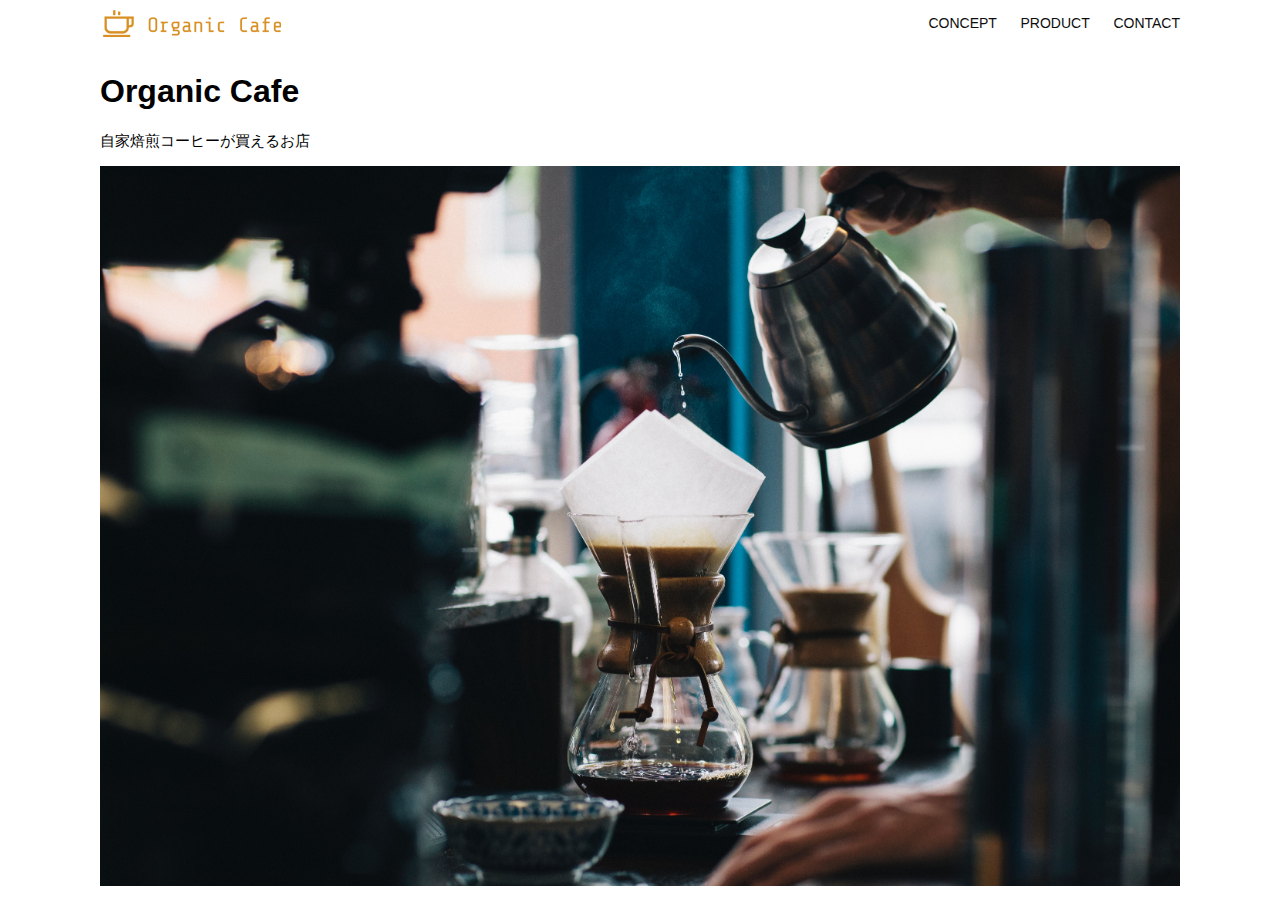
<file: html-css-kadai_013/index.html>
<!DOCTYPE html>
<html>
  <head>
    <title>Organic Cafe</title>
    <meta charset="UTF-8" />
    <meta
      name="description"
      content="自家焙煎のコーヒーがお家で楽しめるOrganic Cafe"
    />
    <meta name="viewport" content="width=device-width, initial-scale=1.0" />
    <link rel="stylesheet" href="style.css" />
  </head>
  <body>
    <!-- ヘッダー -->
    <header>
      <!-- ロゴ -->
      <a href="index.html" id="logo"
        ><img src="images/logo.png" alt="トップページに戻る"
      /></a>

      <!-- PC用ナビゲーション -->
      <nav id="nav-pc">
        <a href="index.html#concept">CONCEPT</a>
        <a href="index.html#product">PRODUCT</a>
        <a href="index.html#contact">CONTACT</a>
      </nav>
      <img id="menu-sp" src="images/button-menu.png" alt="ナビゲーションを開く" onclick="document.getElementById('nav-sp').style.display='block'">
      <nav id="nav-sp">
        <img id="close" src="images/button-close.png" alt="ナビゲーションを閉じる" onclick="document.getElementById('nav-sp').style.display='none'">
        <a id="logo-sp" href="index.html" onclick="document.getElementById('nav-sp').style.display='none'">
          <img src="images/logo-sp.png" alt="トップページに戻る">
        </a>
        <a class="menu" href="index.html#consept" onclick="document.getElementById('nav-sp').style.display='none'">CONCEPT</a>
        <a class="menu" href="index.html#product" onclick="document.getElementById('nav-sp').style.display='none'">PRODUCT</a>
        <a class="menu" href="index.html#contact" onclick="document.getElementById('nav-sp').style.display='none'">CONTACT</a>
      </nav>
    </header>
    <main>
      <article>
        <!-- メインビジュアル -->
        <section id="main-visual">
          <div id="main-message">
            <h1>Organic Cafe</h1>
            <p>自家焙煎コーヒーが買えるお店</p>
          </div>
          <img
            src="images/main-image.jpg"
            alt="コーヒーをハンドドリップで淹れる画像"
          />
        </section>
      </article>
    </main>
  </body>
</html>
</file>
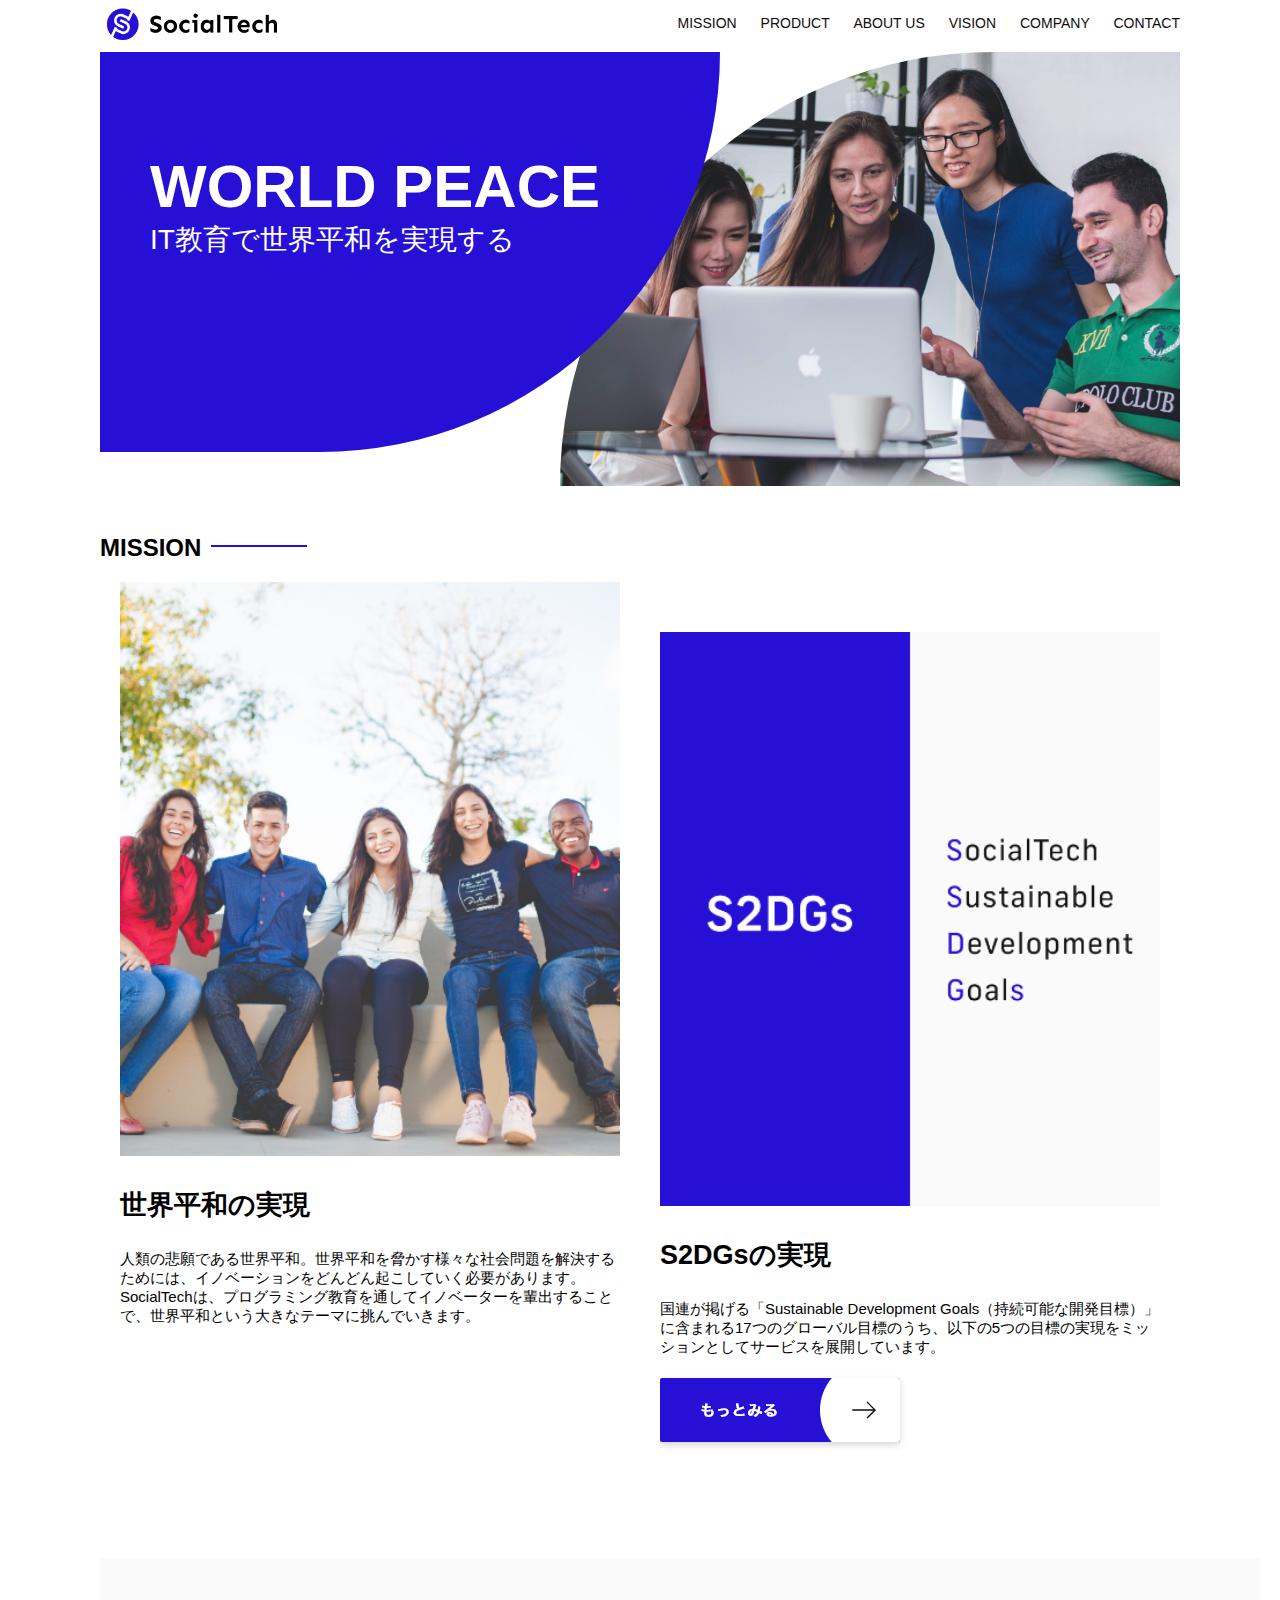
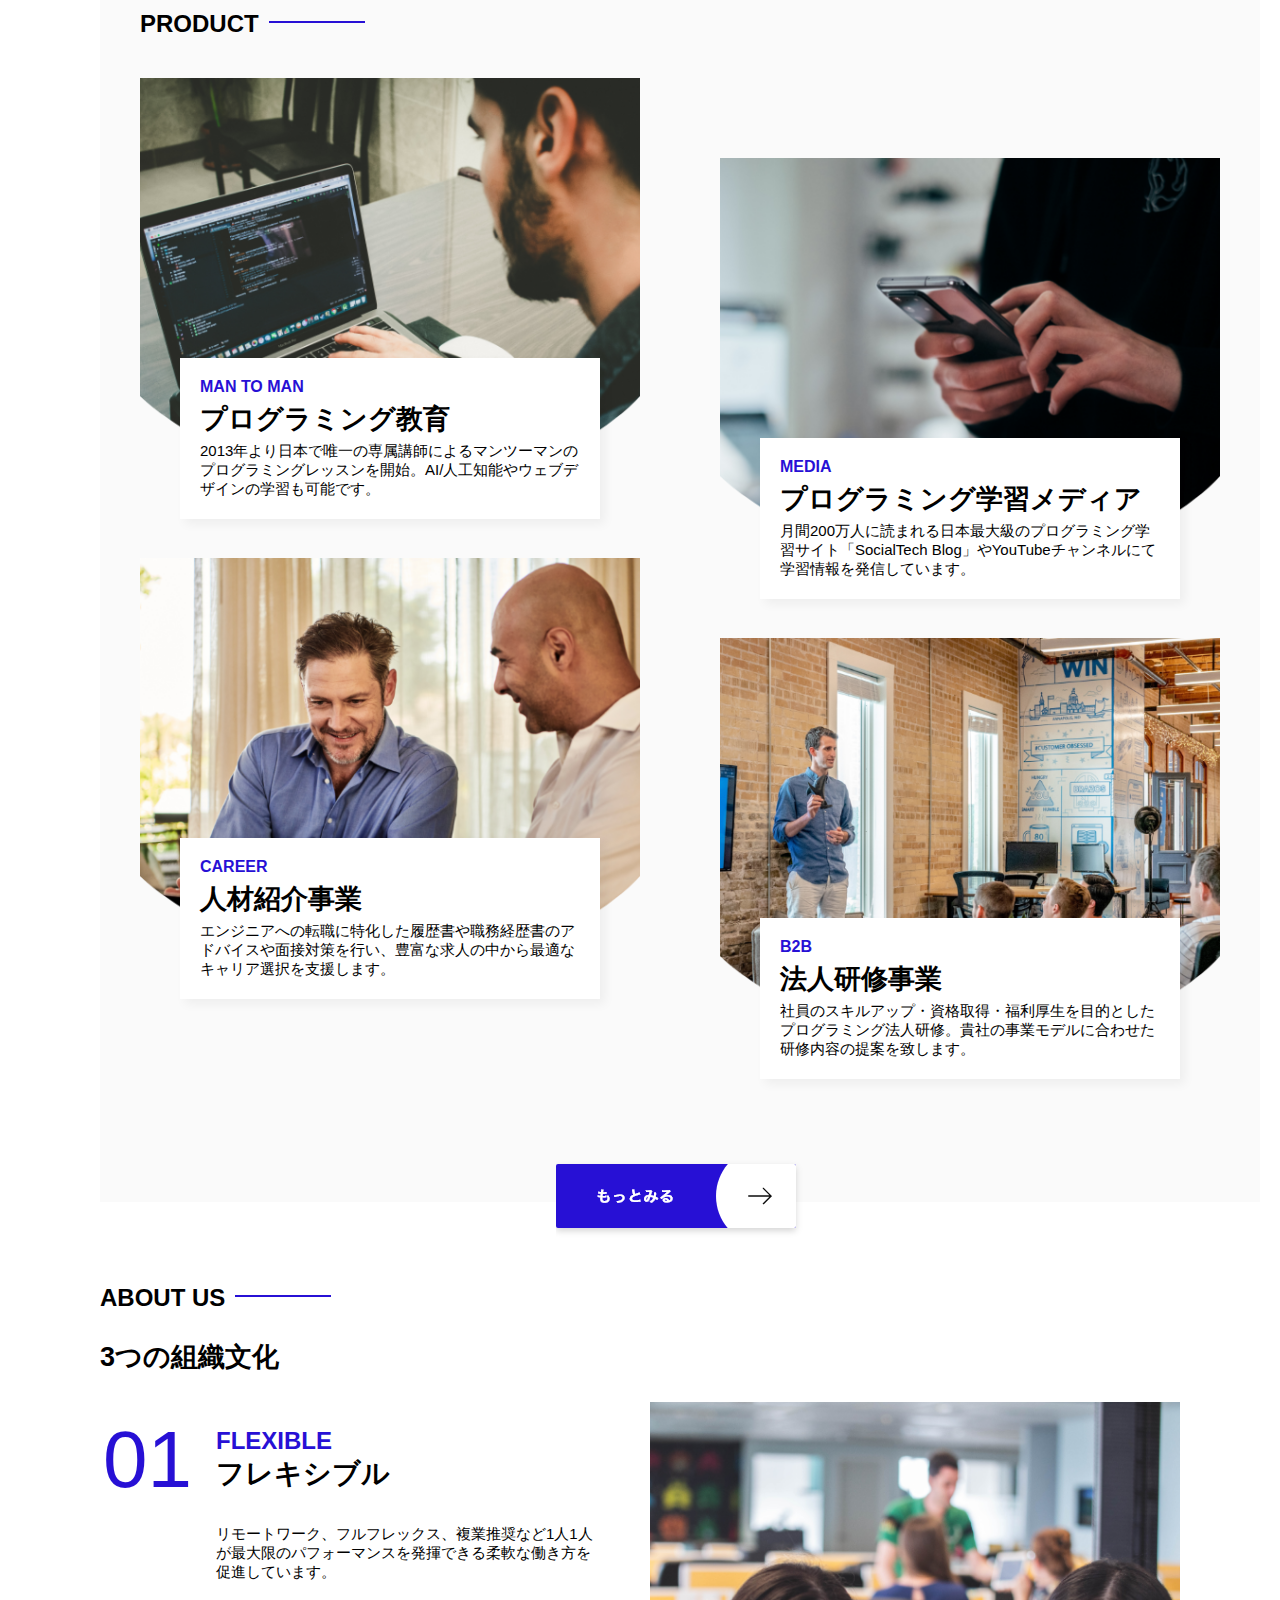
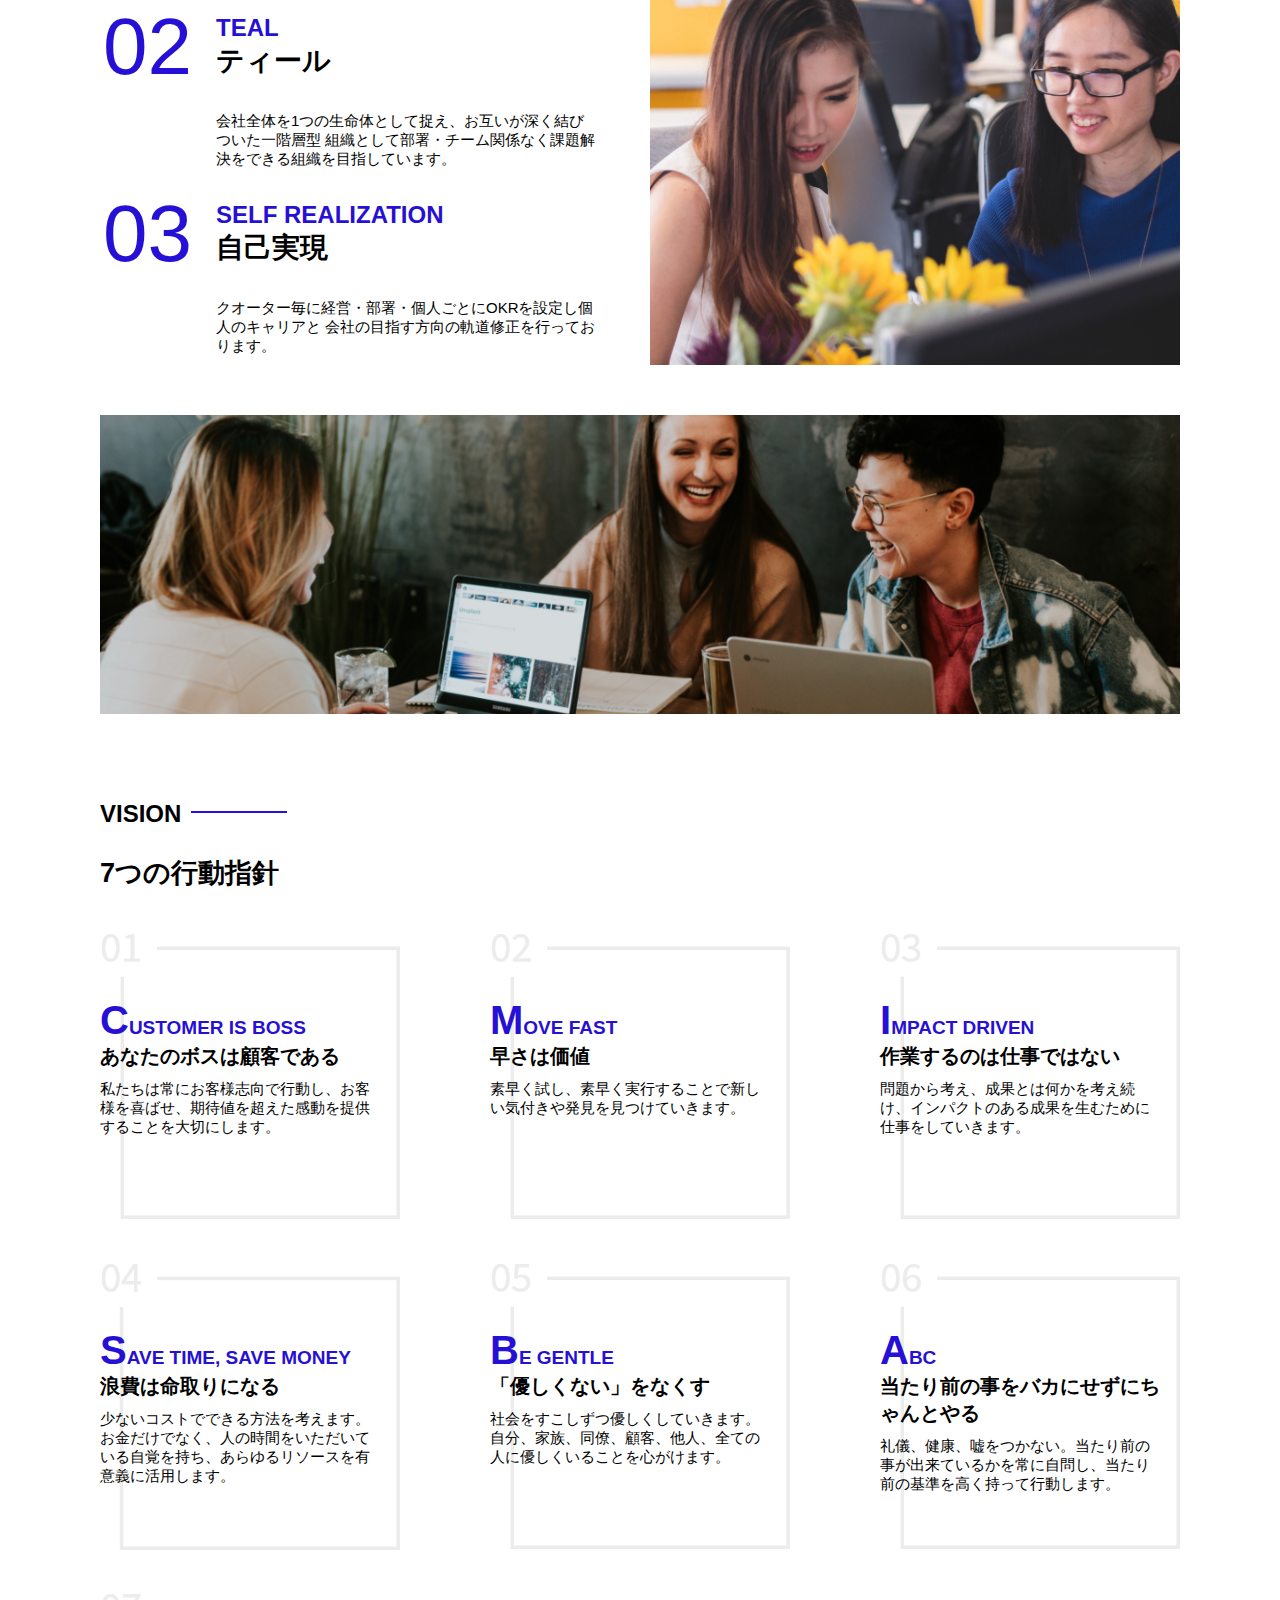
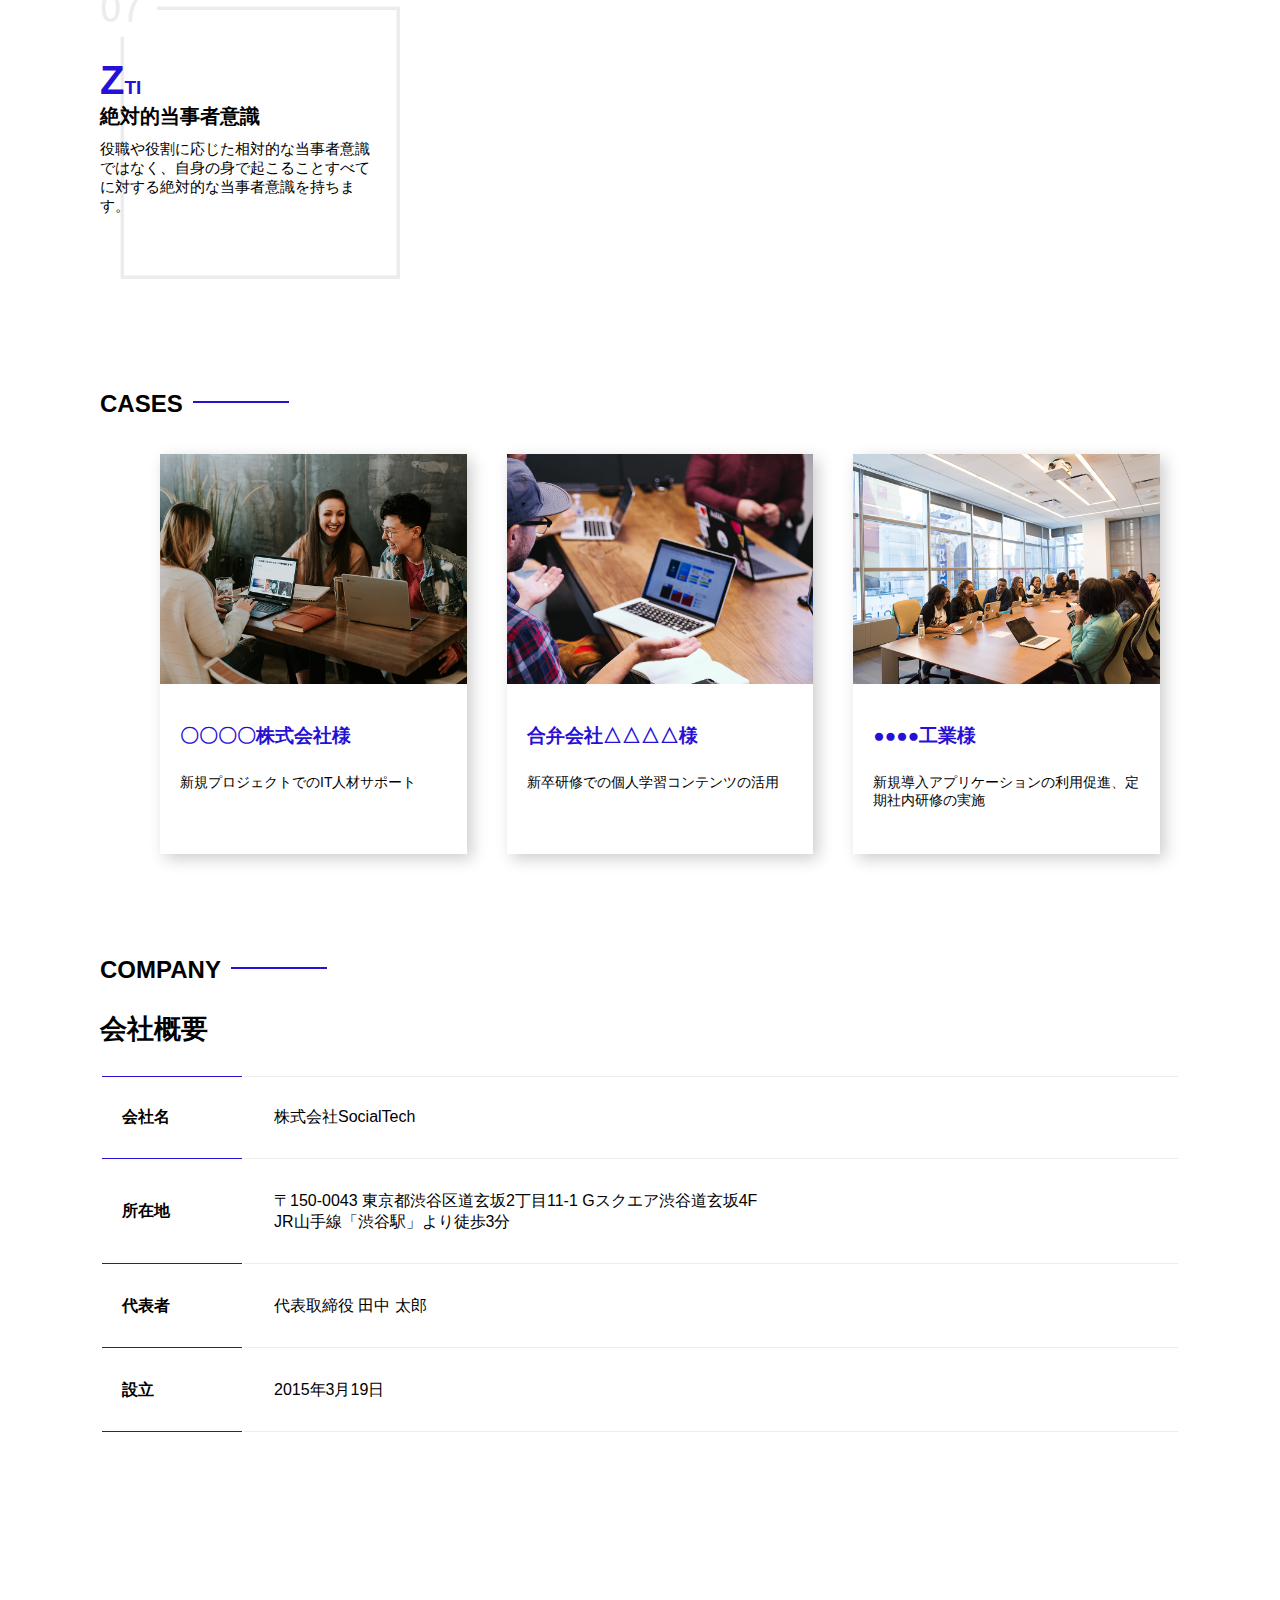
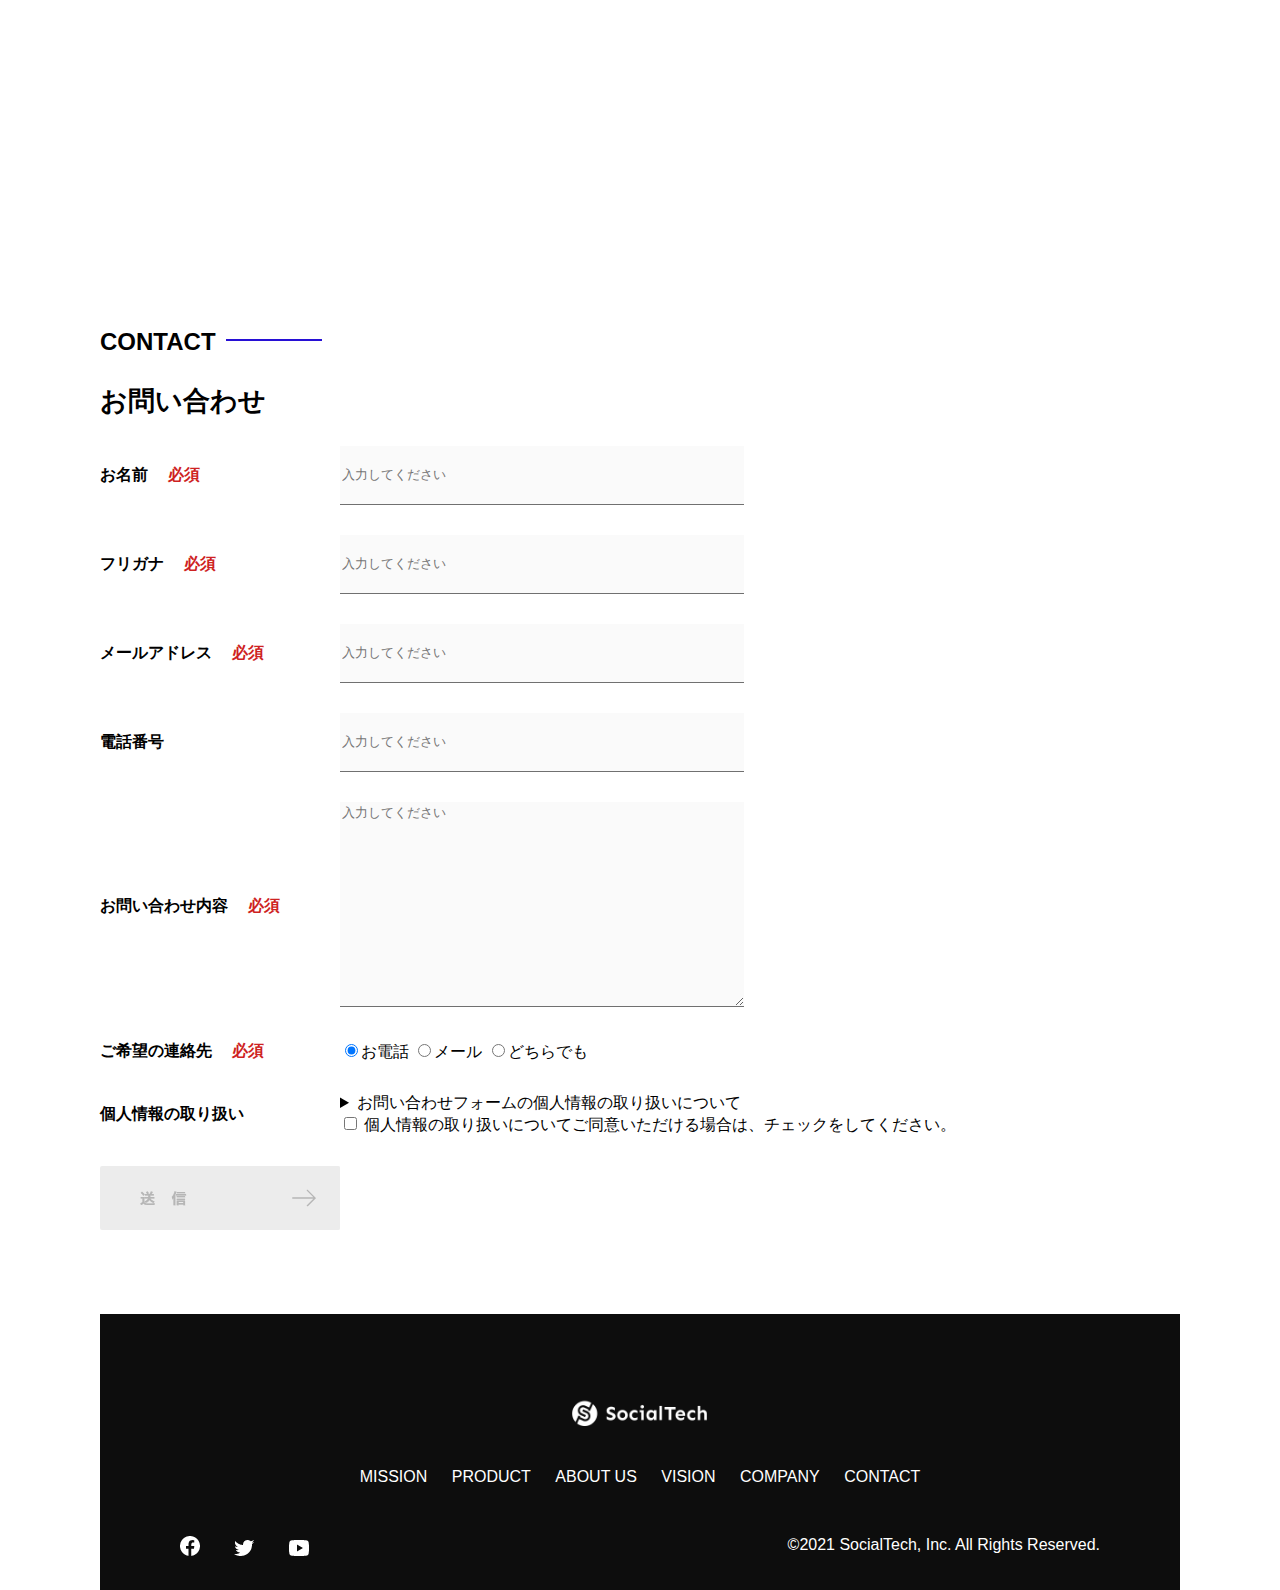
<file: kadai_tutorial_output/index.html>
<!DOCTYPE html>
<html>
  <head>
    <title>SocialTech</title>
    <meta charset="UTF-8" />
    <meta
      name="description"
      content="SocialTechはEdTech業界のリーディングカンパニーを目指します。"
    />
    <meta name="viewport" content="width=device-width, initial-scale=1.0" />
    <link rel="stylesheet" href="style.css" />
  </head>
  <body>
    <!-- ヘッダー -->
    <header>
      <!-- ロゴ -->
      <a href="index.html" id="logo"><img src="images/logo.png" alt="トップページに戻る"/></a>

      <!-- PC用ナビゲーション -->
      <nav id="nav-pc">
        <a href="mission.html">MISSION</a>
        <a href="product.html">PRODUCT</a>
        <a href="index.html#aboutus">ABOUT US</a>
        <a href="index.html#vision">VISION</a>
        <a href="index.html#company">COMPANY</a>
        <a href="index.html#contact">CONTACT</a>
      </nav>
      <!-- スマホ用メニューボタン -->
      <img id="menu-sp" src="images/button-menu.png" alt="ナビゲーションを開く" onclick="document.getElementById('nav-sp').style.display = 'block'">
      <!-- スマホ用ナビゲーション -->
      <nav id="nav-sp">
        <img id="close" src="images/button-close.png" alt="ナビゲーションを閉じる" onclick="document.getElementById('nav-sp').style.display = 'none'">
        <a id="logo-sp" href="index.html" onclick="document.getElementById('nav-sp').style.display = 'none'"><img
          src="images/logo-sp.png" alt="トップページに戻る"></a>
        <a class="menu" href="mission.html" onclick="document.getElementById('nav-sp').style.display = 'none'">MISSION</a>
        <a class="menu" href="product.html" onclick="document.getElementById('nav-sp').style.display = 'none'">PRODUCT</a>
        <a class="menu" href="index.html#aboutus" onclick="document.getElementById('nav-sp').style.display = 'none'">ABOUT US</a>
        <a class="menu" href="index.html#vision" onclick="document.getElementById('nav-sp').style.display = 'none'">VISION</a>
        <a class="menu" href="index.html#company" onclick="document.getElementById('nav-sp').style.display = 'none'">COMPANY</a>
        <a class="menu" href="index.html#contact" onclick="document.getElementById('nav-sp').style.display = 'none'">CONTACT</a>
        <div id="sns">
          <a href="https://www.facebook.com/sejuku2013"><img src="images/button-facebook.png" alt="Facebookのリンク"></a>
          <a href="https://twitter.com/samuraijuku"><img src="images/button-twitter.png" alt="Twitterのリンク"></a>
          <a href="https://www.youtube.com/channel/UCCFOQO5aDK0xXam4cUQXT8g"><img src="images/button-youtube.png" alt="YouTubeのリンク"></a>
        </div>
      </nav>
      </header>
      <main>
      <article>
        <!-- メインビジュアル -->
        <section id="main-visual">
          <div id="main-message">
            <h1>WORLD PEACE</h1>
            <p>IT教育で世界平和を実現する</p>
          </div>
          <img
            src="images/index/index-main.png"
            alt="PCの周りに集まる多国籍の仲間たち"
          />
        </section>
        <!--ミッション-->
        <section id="mission">
          <h2 class="index-h2">MISSION</h2>
          <div id="mission-flex">
            <div>
              <img
                id="mission-photo"
                src="images/index/index-mission.png"
                alt="屋外のベンチで写真を撮影する多国籍の仲間たち"
              />
              <h3>世界平和の実現</h3>
              <p>
                人類の悲願である世界平和。世界平和を脅かす様々な社会問題を解決するためには、イノベーションをどんどん起こしていく必要があります。SocialTechは、プログラミング教育を通してイノベーターを輩出することで、世界平和という大きなテーマに挑んでいきます。
              </p>
            </div>
            <div>
              <img id="s2dgs" src="images/index/s2dgs.png" alt="S2DGs" />
              <h3>S2DGsの実現</h3>
              <p>
                国連が掲げる「Sustainable Development
                Goals（持続可能な開発目標）」に含まれる17つのグローバル目標のうち、以下の5つの目標の実現をミッションとしてサービスを展開しています。
              </p>
              <a href="mission.html">
                <img src="images/button-more.png" alt="もっとみる" />
              </a>
            </div>
          </div>
        </section>
        <!-- プロダクト -->
        <section id="product">
          <h2 class="index-h2">PRODUCT</h2>
          <div>
            <div id="product-left">
              <div>
                <img
                  class="product-photo"
                  src="images/index/index-mantoman.png"
                  alt="PCでコードを書く男性"
                />
                <div class="product-explain">
                  <span>MAN TO MAN</span>
                  <h3>プログラミング教育</h3>
                  <p>
                    2013年より日本で唯一の専属講師によるマンツーマンのプログラミングレッスンを開始。AI/人工知能やウェブデザインの学習も可能です。
                  </p>
                </div>
              </div>
              <div>
                <img
                  class="product-photo"
                  src="images/index/index-career.png"
                  alt="笑顔で話し合う2人の男性"
                />
                <div class="product-explain">
                  <span>CAREER</span>
                  <h3>人材紹介事業</h3>
                  <p>
                    エンジニアへの転職に特化した履歴書や職務経歴書のアドバイスや面接対策を行い、豊富な求人の中から最適なキャリア選択を支援します。
                  </p>
                </div>
              </div>
            </div>
            <div id="product-right">
              <div>
                <img
                  class="product-photo"
                  src="images/index/index-media.png"
                  alt="スマートフォンを操作する人"
                />
                <div class="product-explain">
                  <span>MEDIA</span>
                  <h3>プログラミング学習メディア</h3>
                  <p>
                    月間200万人に読まれる日本最大級のプログラミング学習サイト「SocialTech
                    Blog」やYouTubeチャンネルにて学習情報を発信しています。
                  </p>
                </div>
              </div>
              <div>
                <img
                  class="product-photo"
                  src="images/index/index-b2b.png"
                  alt="講演中の男性とそれを聴く人々"
                />
                <div class="product-explain">
                  <span>B2B</span>
                  <h3>法人研修事業</h3>
                  <p>
                    社員のスキルアップ・資格取得・福利厚生を目的としたプログラミング法人研修。貴社の事業モデルに合わせた研修内容の提案を致します。
                  </p>
                </div>
              </div>
            </div>
          </div>
          <div>
            <a id="product-more" href="product.html">
              <img src="images/button-more.png" alt="もっとみる" />
            </a>
          </div>
        </section>
        <!---ABOUT US-->
        <section id="aboutus">
          <h2 class="index-h2">ABOUT US</h2>
          <h3>3つの組織文化</h3>
          <div>
            <table class="culture-table">
              <tr>
                <td>
                  <span class="culture-num">01</span>
                </td>
                <td>
                  <span class="culture-en">FLEXIBLE</span>
                  <span class="culture-jp">フレキシブル</span>
                </td>
              </tr>
              <tr>
                <td>
                  <!--空のセル-->
                </td>
                <td>
                  <p class="culture-description">
                    リモートワーク、フルフレックス、複業推奨など1人1人が最大限のパフォーマンスを発揮できる柔軟な働き方を促進しています。
                  </p>
                </td>
              </tr>
              <tr>
                <td>
                  <span class="culture-num">02</span>
                </td>
                <td>
                  <span class="culture-en">TEAL</span>
                  <span class="culture-jp">ティール</span>
                </td>
              </tr>
              <tr>
                <td>
                  <!--空のセル-->
                </td>
                <td>
                  <p class="culture-description">
                    会社全体を1つの生命体として捉え、お互いが深く結びついた一階層型
                    組織として部署・チーム関係なく課題解決をできる組織を目指しています。
                  </p>
                </td>
              </tr>
              <tr>
                <td>
                  <span class="culture-num">03</span>
                </td>
                <td>
                  <span class="culture-en">SELF REALIZATION</span>
                  <span class="culture-jp">自己実現</span>
                </td>
              </tr>
              <tr>
                <td>
                  <!--空のセル-->
                </td>
                <td>
                  <p class="culture-description">
                    クオーター毎に経営・部署・個人ごとにOKRを設定し個人のキャリアと
                    会社の目指す方向の軌道修正を行っております。
                  </p>
                </td>
              </tr>
            </table>
            <img
              class="culture-img"
              src="images/index/index-aboutus1.png"
              alt="笑顔で話し合う2人の女性"
            />
          </div>
          <img
            class="culture-img2"
            src="images/index/index-aboutus2.png"
            alt="笑顔で話し合う3人の男女"
          />
        </section>
        <!-- VISION -->
        <section id="vision">
          <h2 class="index-h2">VISION</h2>
          <h3>7つの行動指針</h3>
          <div>
            <div class="vision-box">
              <img src="images/index/vision-01.png" alt="01" />
              <span>
                <h4>CUSTOMER IS BOSS</h4>
                <h5>あなたのボスは顧客である</h5>
                <p>
                  私たちは常にお客様志向で行動し、お客様を喜ばせ、期待値を超えた感動を提供することを大切にします。
                </p>
              </span>
            </div>
            <div class="vision-box">
              <img src="images/index/vision-02.png" alt="02" />
              <span>
                <h4>MOVE FAST</h4>
                <h5>早さは価値</h5>
                <p>
                  素早く試し、素早く実行することで新しい気付きや発見を見つけていきます。
                </p>
              </span>
            </div>
            <div class="vision-box">
              <img src="images/index/vision-03.png" alt="03" />
              <span>
                <h4>IMPACT DRIVEN</h4>
                <h5>作業するのは仕事ではない</h5>
                <p>
                  問題から考え、成果とは何かを考え続け、インパクトのある成果を生むために仕事をしていきます。
                </p>
              </span>
            </div>
            <div class="vision-box">
              <img src="images/index/vision-04.png" alt="04" />
              <span>
                <h4>SAVE TIME, SAVE MONEY</h4>
                <h5>浪費は命取りになる</h5>
                <p>
                  少ないコストでできる方法を考えます。お金だけでなく、人の時間をいただいている自覚を持ち、あらゆるリソースを有意義に活用します。
                </p>
              </span>
            </div>
            <div class="vision-box">
              <img src="images/index/vision-05.png" alt="05" />
              <span>
                <h4>BE GENTLE</h4>
                <h5>「優しくない」をなくす</h5>
                <p>
                  社会をすこしずつ優しくしていきます。自分、家族、同僚、顧客、他人、全ての人に優しくいることを心がけます。
                </p>
              </span>
            </div>
            <div class="vision-box">
              <img src="images/index/vision-06.png" alt="06" />
              <span>
                <h4>ABC</h4>
                <h5>当たり前の事をバカにせずにちゃんとやる</h5>
                <p>
                  礼儀、健康、嘘をつかない。当たり前の事が出来ているかを常に自問し、当たり前の基準を高く持って行動します。
                </p>
              </span>
            </div>
            <div class="vision-box">
              <img src="images/index/vision-07.png" alt="07" />
              <span>
                <h4>ZTI</h4>
                <h5>絶対的当事者意識</h5>
                <p>
                  役職や役割に応じた相対的な当事者意識ではなく、自身の身で起こることすべてに対する絶対的な当事者意識を持ちます。
                </p>
              </span>
            </div>
          </div>
        </section>
        <!-- CASES -->
        <section id="cases">
          <h2 class="index-h2">CASES</h2>
          <ul>
            <li class="case-card">
              <img class="case-img" src="images/index/case-1.png" alt="仲良く語り合う3人">
              <div class="case-info">
                <h4 class="case-name">〇〇〇〇株式会社様</h4>
                <p class="case-content">新規プロジェクトでのIT人材サポート</p>
              </div>
            </li>
            <li class="case-card">
              <img class="case-img" src="images/index/case-2.png" alt="仲良く語り合う3人">
              <div class="case-info">
                <h4 class="case-name">合弁会社△△△△様</h4>
                <p class="case-content">新卒研修での個人学習コンテンツの活用</p>
              </div>
            </li>
            <li class="case-card">
              <img class="case-img" src="images/index/case-3.png" alt="仲良く語り合う3人">
              <div class="case-info">
                <h4 class="case-name">●●●●工業様</h4>
                <p class="case-content">新規導入アプリケーションの利用促進、定期社内研修の実施</p>
              </div>
            </li>
          </ul>
        </section>


        <!-- COMPANY -->
        <section id="company">
          <h2 class="index-h2">COMPANY</h2>
          <h3>会社概要</h3>
          <table id="company-table">
            <tr>
              <th class="tableheader-first">会社名</th>
              <td class="cell-first">株式会社SocialTech</td>
            </tr>
            <tr>
              <th class="tableheader">所在地</th>
              <td class="cell">
                〒150-0043 東京都渋谷区道玄坂2丁目11-1 Gスクエア渋谷道玄坂4F<br />JR山手線「渋谷駅」より徒歩3分
              </td>
            </tr>
            <tr>
              <th class="tableheader">代表者</th>
              <td class="cell">代表取締役 田中 太郎</td>
            </tr>
            <tr>
              <th class="tableheader">設立</th>
              <td class="cell">2015年3月19日</td>
            </tr>
          </table>
          <iframe
            src="https://www.google.com/maps/embed?pb=!1m18!1m12!1m3!1d3241.7759544892483!2d139.69399665123464!3d35.65789123876098!2m3!1f0!2f0!3f0!3m2!1i1024!2i768!4f13.1!3m3!1m2!1s0x60188caa0042e8d1%3A0xba130bea826a7aa2!2z44CSMTUwLTAwNDMg5p2x5Lqs6YO95riL6LC35Yy66YGT546E5Z2C77yS5LiB55uu77yR77yR4oiS77yR!5e0!3m2!1sja!2sjp!4v1636872991912!5m2!1sja!2sjp"
            style="border: 0"
            allowfullscreen=""
            loading="lazy"
          >
          </iframe>
        </section>
        <!-- お問い合わせフォーム -->
        <section id="contact">
          <h2 class="index-h2">CONTACT</h2>
          <h3>お問い合わせ</h3>
            <form action="https://api.staticforms.xyz/submit" method="post">
              <input type="text" name="honeypot" style="display:none">
              <input type="hidden" name="accessKey" value="95cb6a98-c3cc-40eb-8dec-6d5fc0fcf862">
              <input type="hidden" name="subject" value="お問い合わせフォーム" />
              <input type="hidden" name="replyTo" value="ppp32961@gmail.com">
              <input type="hidden" name="redirectTo" value="">
              <div>
                <div class="contact-heading">
                  <label class="contact-label">お名前<span class="contact-span">必須</span></label>
                </div>
                <div class="contact-form">
                  <input
                    type="text"
                    name="name"
                    placeholder="入力してください"
                    class="contact-textbox"/>
                </div>
              </div>
              <div>
                <div class="contact-heading">
                  <label class="contact-label">フリガナ<span class="contact-span">必須</span></label>
                </div>
                <div>
                  <input
                    type="text"
                    name="hurigana"
                    placeholder="入力してください"
                    class="contact-textbox"
                  />
                </div>
              </div>
              <div>
                <div class="contact-heading">
                  <label class="contact-label">メールアドレス<span class="contact-span">必須</span></label>
                </div>
              <div>
                <input
                  type="text"
                  name="email"
                  placeholder="入力してください"
                  class="contact-textbox"
                />
              </div>
            </div>
            <div>
              <div class="contact-heading">
                <label class="contact-label">電話番号</label>
              </div>
              <div>
                <input
                  type="text"
                  name="tel"
                  placeholder="入力してください"
                  class="contact-textbox"
                />
              </div>
            </div>
            <div>
              <div class="contact-heading">
                <label class="contact-label"
                  >お問い合わせ内容<span class="contact-span">必須</span></label>
              </div>
              <div>
                <textarea
                  class="contact-textarea"
                  placeholder="入力してください"
                  name="message"
                ></textarea>
              </div>
            </div>
            <div>
              <div class="contact-heading">
                <label class="contact-label"
                  >ご希望の連絡先<span class="contact-span">必須</span></label>
              </div>
              <div>
                <input
                  class="radiobutton"
                  type="radio"
                  value="tel"
                  name="contact"
                  checked
                /><label>お電話</label>
                <input
                  class="radiobutton"
                  type="radio"
                  value="mail"
                  name="contact"
                /><label>メール</label>
                <input
                  class="radiobutton"
                  type="radio"
                  value="both"
                  name="contact"
                /><label>どちらでも</label>
              </div>
            </div>
            <div>
              <div class="contact-heading">
                <label class="contact-label">個人情報の取り扱い</label>
              </div>
              <div>
                <details>
                  <summary>
                    お問い合わせフォームの個人情報の取り扱いについて
                  </summary>
                  <div>
                    <span>１．組織の名称又は氏名</span><br />
                    株式会社SocialTech<br /><br />
                    <span
                      >２．個人情報保護管理者（若しくはその代理人）の氏名又は職名、所属及び連絡先
                      鈴木 一郎 コーポレート部</span
                    ><br />
                    メールアドレス：support@socialtech.net<br />
                    TEL：03-xxxx-xxxx<br />
                    <span>３．個人情報の利用目的</span><br />
                    ・本サービス及び本サービスに関連する情報の提供又はそれらに関する連絡のため<br />
                    ・ユーザーの本人確認のため<br />
                    ・当社サービスのご案内のため<br />
                    ・当社の商品等の広告または宣伝（電子メールによるものを含むものとします。）<br /><br />
                    <span>４．個人情報の取り扱い業務の委託</span><br />
                    個人情報の取扱業務の全部または一部を外部に業務委託する場合があります。<br />
                    その際、弊社は、個人情報を適切に保護できる管理体制を敷き実行していることを条件として<br />
                    委託先を厳選したうえで、機密保持契約を委託先と締結し、お客様の個人情報を厳密に管理させます。<br /><br />
                    <span>５．個人情報の開示等の請求</span><br />
                    お客様は、弊社に対してご自身の個人情報の開示等（利用目的の通知、開示、内容の訂正・追加・削除、利用の停止または消去、第三者への提供の停止）に関して、当社問合わせ窓口に申し出ることができます。<br />
                    その際、弊社はお客様ご本人を確認させていただいたうえで、合理的な期間内に対応いたします。<br /><br />
                    なお、個人情報に関する弊社問合わせ先は、次の通りです。<br /><br />
                    株式会社SocialTech　個人情報問合せ窓口<br />
                    〒150-0043　東京都渋谷区道玄坂2丁目11-1 Ｇスクエア渋谷道玄坂
                    4F<br />
                    メールアドレス：support@socialtech.net　TEL：03-xxxx-xxxx<br /><br />
                    <span>６．個人情報を提供されることの任意性について</span
                    ><br /><br />
                    お客様がご自身の個人情報を弊社に提供されるか否かは、お客様のご判断によりますが、もしご提供されない場合には、適切なサービスが提供できない場合がありますので予めご了承ください。
                  </div>
                </details>
                <input type="checkbox" name="agree" />
                <span
                  >個人情報の取り扱いについてご同意いただける場合は、チェックをしてください。</span
                >
              </div>
            </div>
            <input
              type="image"
              value="Submit"
              src="images/button-submit.png"
              alt="送信する"
            />
          </form>
        </section>
      </article>
      <footer>
        <div id="footer-logo">
          <img src="images/logo-sp.png" alt="SocialTech" />
        </div>
        <div id="footer-link">
          <a href="mission.html">MISSION</a>
          <a href="product.html">PRODUCT</a>
          <a href="index.html#aboutus">ABOUT US</a>
          <a href="index.html#vision">VISION</a>
          <a href="index.html#company">COMPANY</a>
          <a href="index.html#contact">CONTACT</a>
        </div>
        <div id="sns-footer">
          <a href="https://www.facebook.com/sejuku2013"
            ><img src="images/button-facebook.png" alt="Facebookのリンク"
          /></a>
          <a href="https://twitter.com/samuraijuku"
            ><img src="images/button-twitter.png" alt="Twitterのリンク"
          /></a>
          <a href="https://www.youtube.com/channel/UCCFOQO5aDK0xXam4cUQXT8g"
            ><img src="images/button-youtube.png" alt="YouTubeのリンク"
          /></a>
          <span id="copyright"
            >&copy;2021 SocialTech, Inc. All Rights Reserved.
          </span>
        </div>
      </footer>
    </main>
  </body>
</html>
</file>
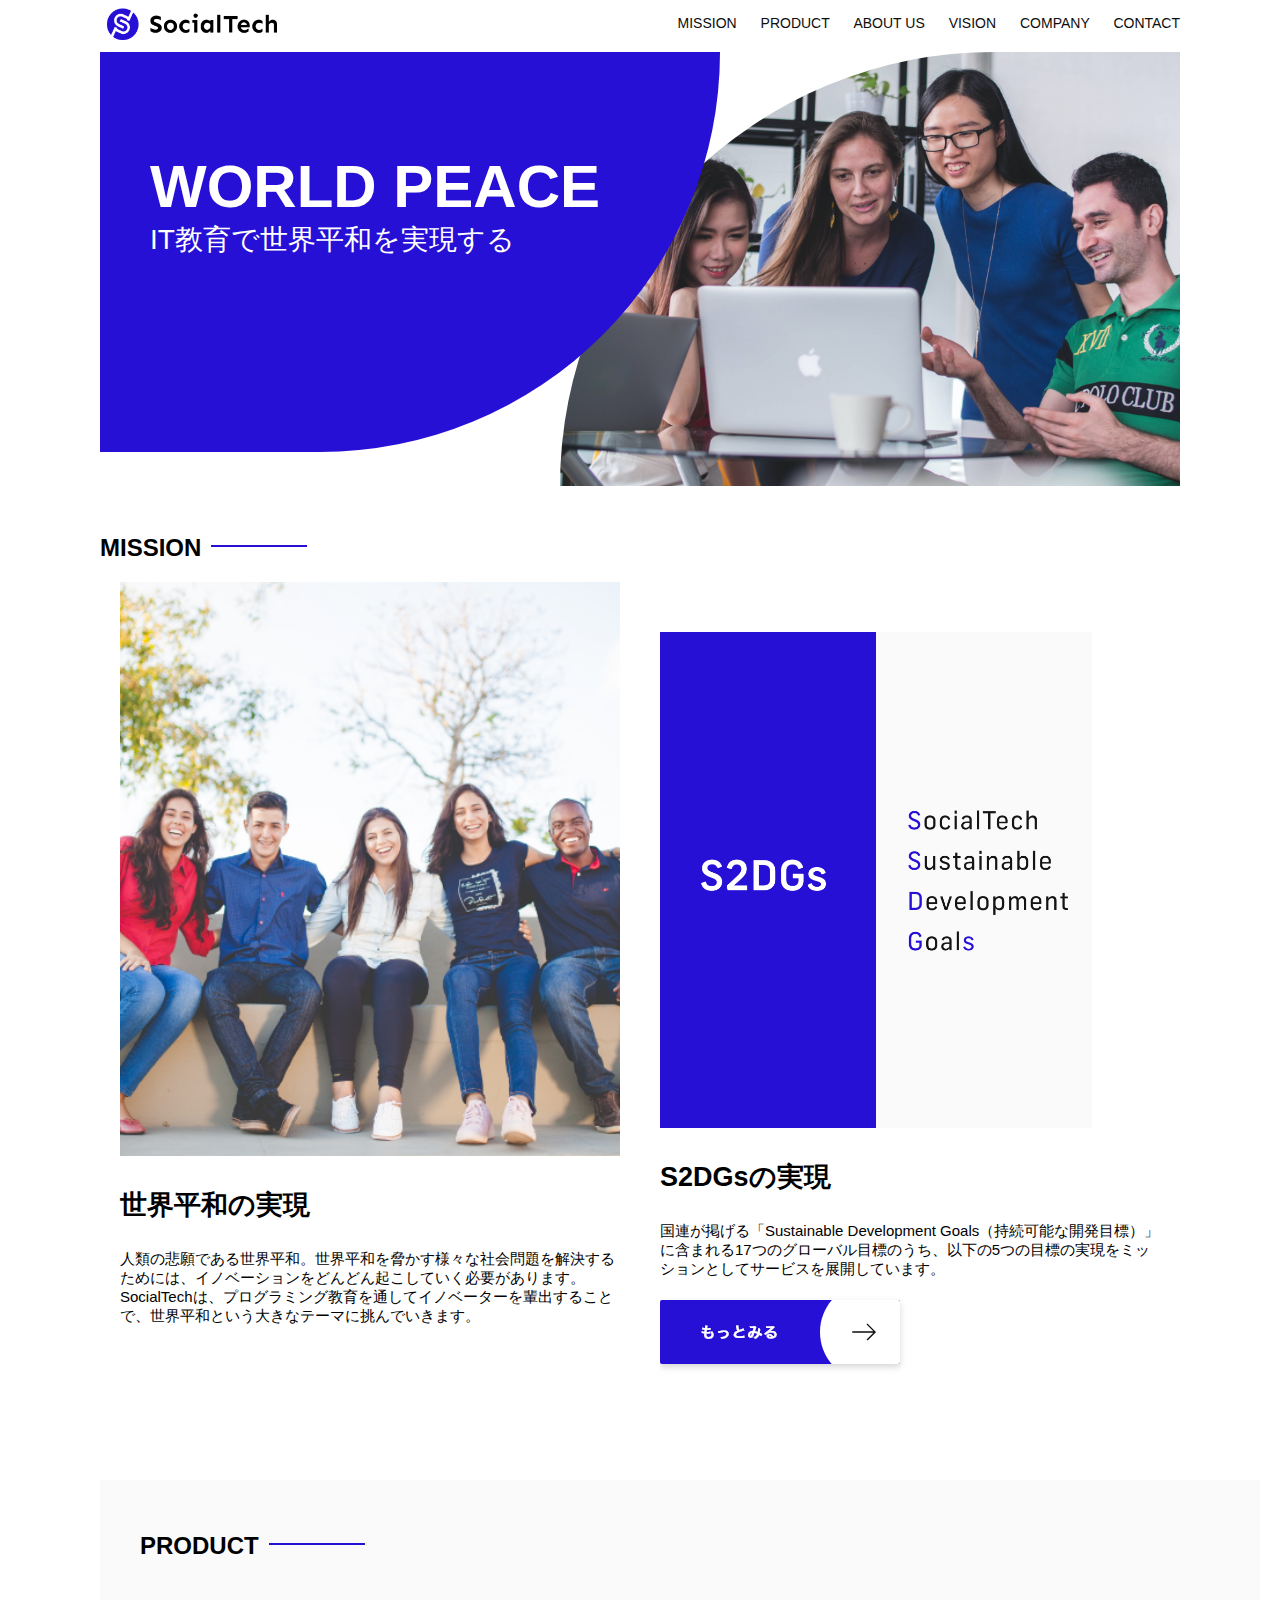
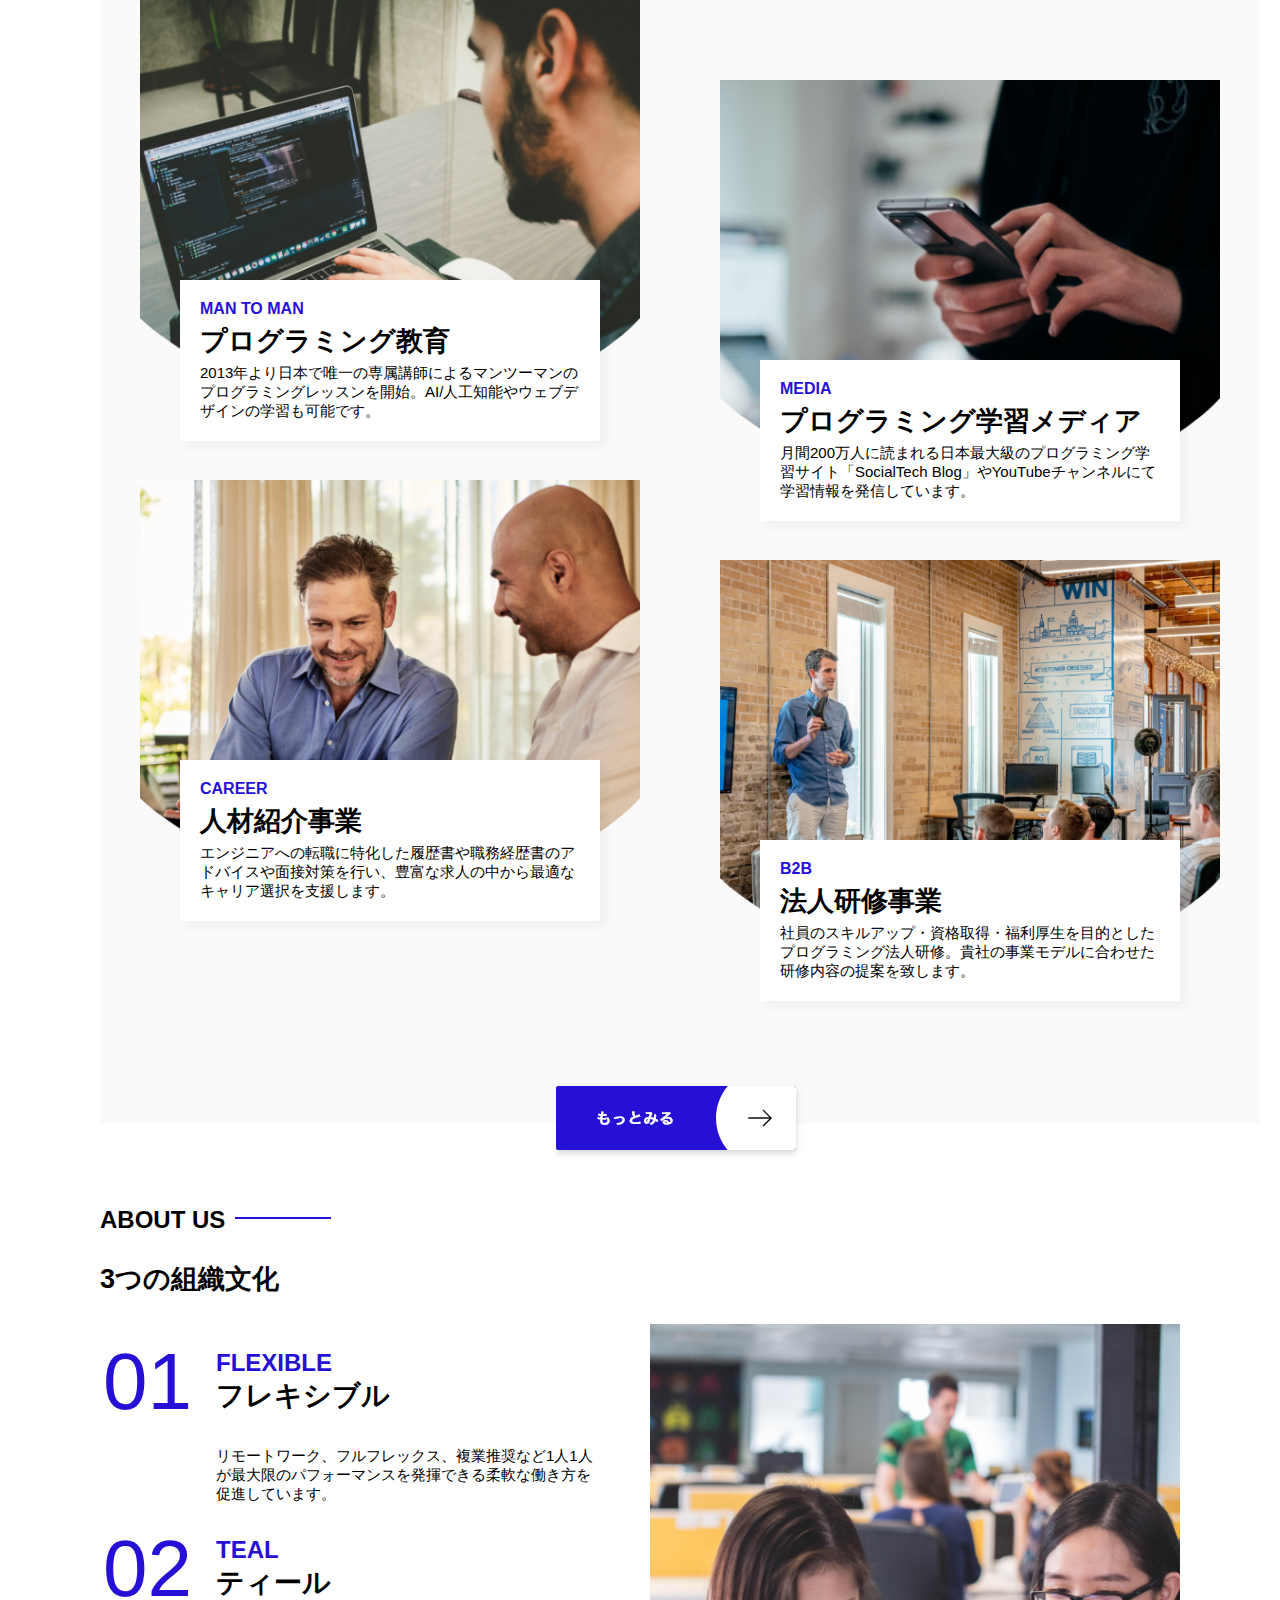
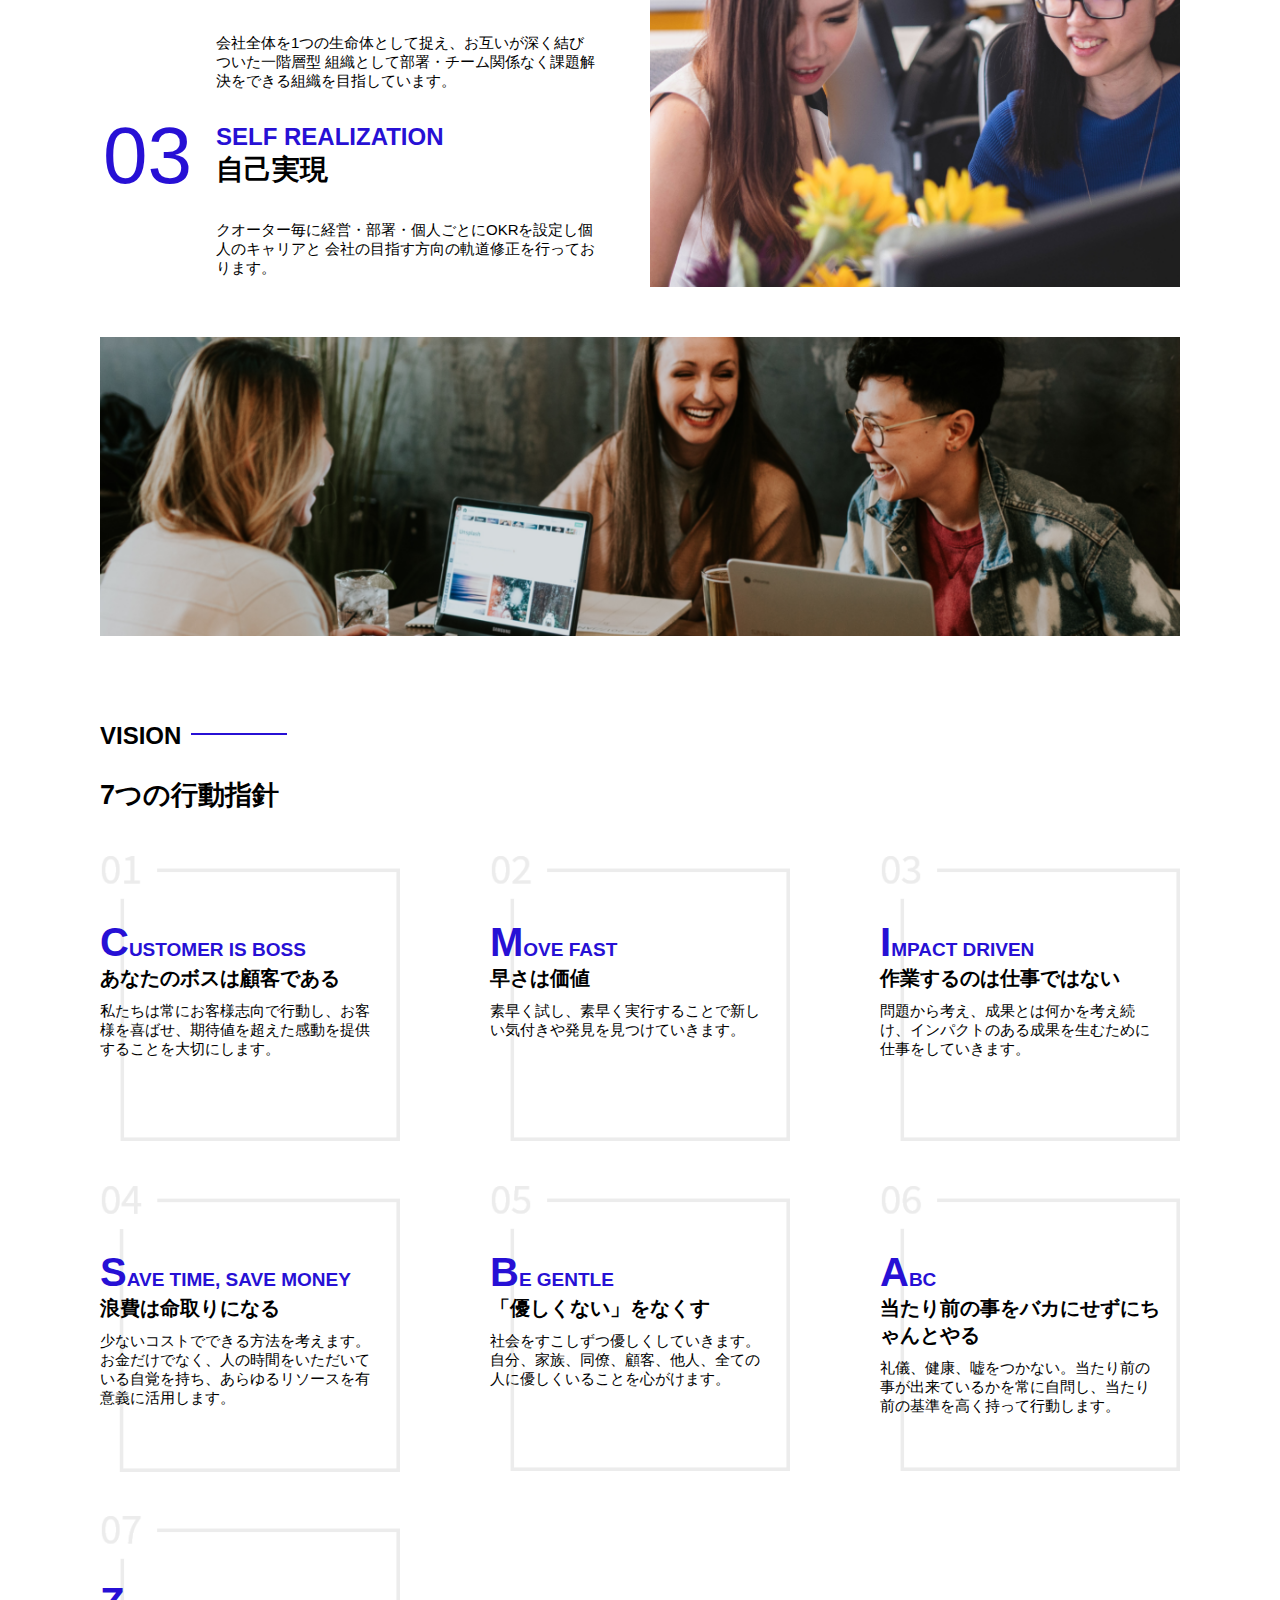
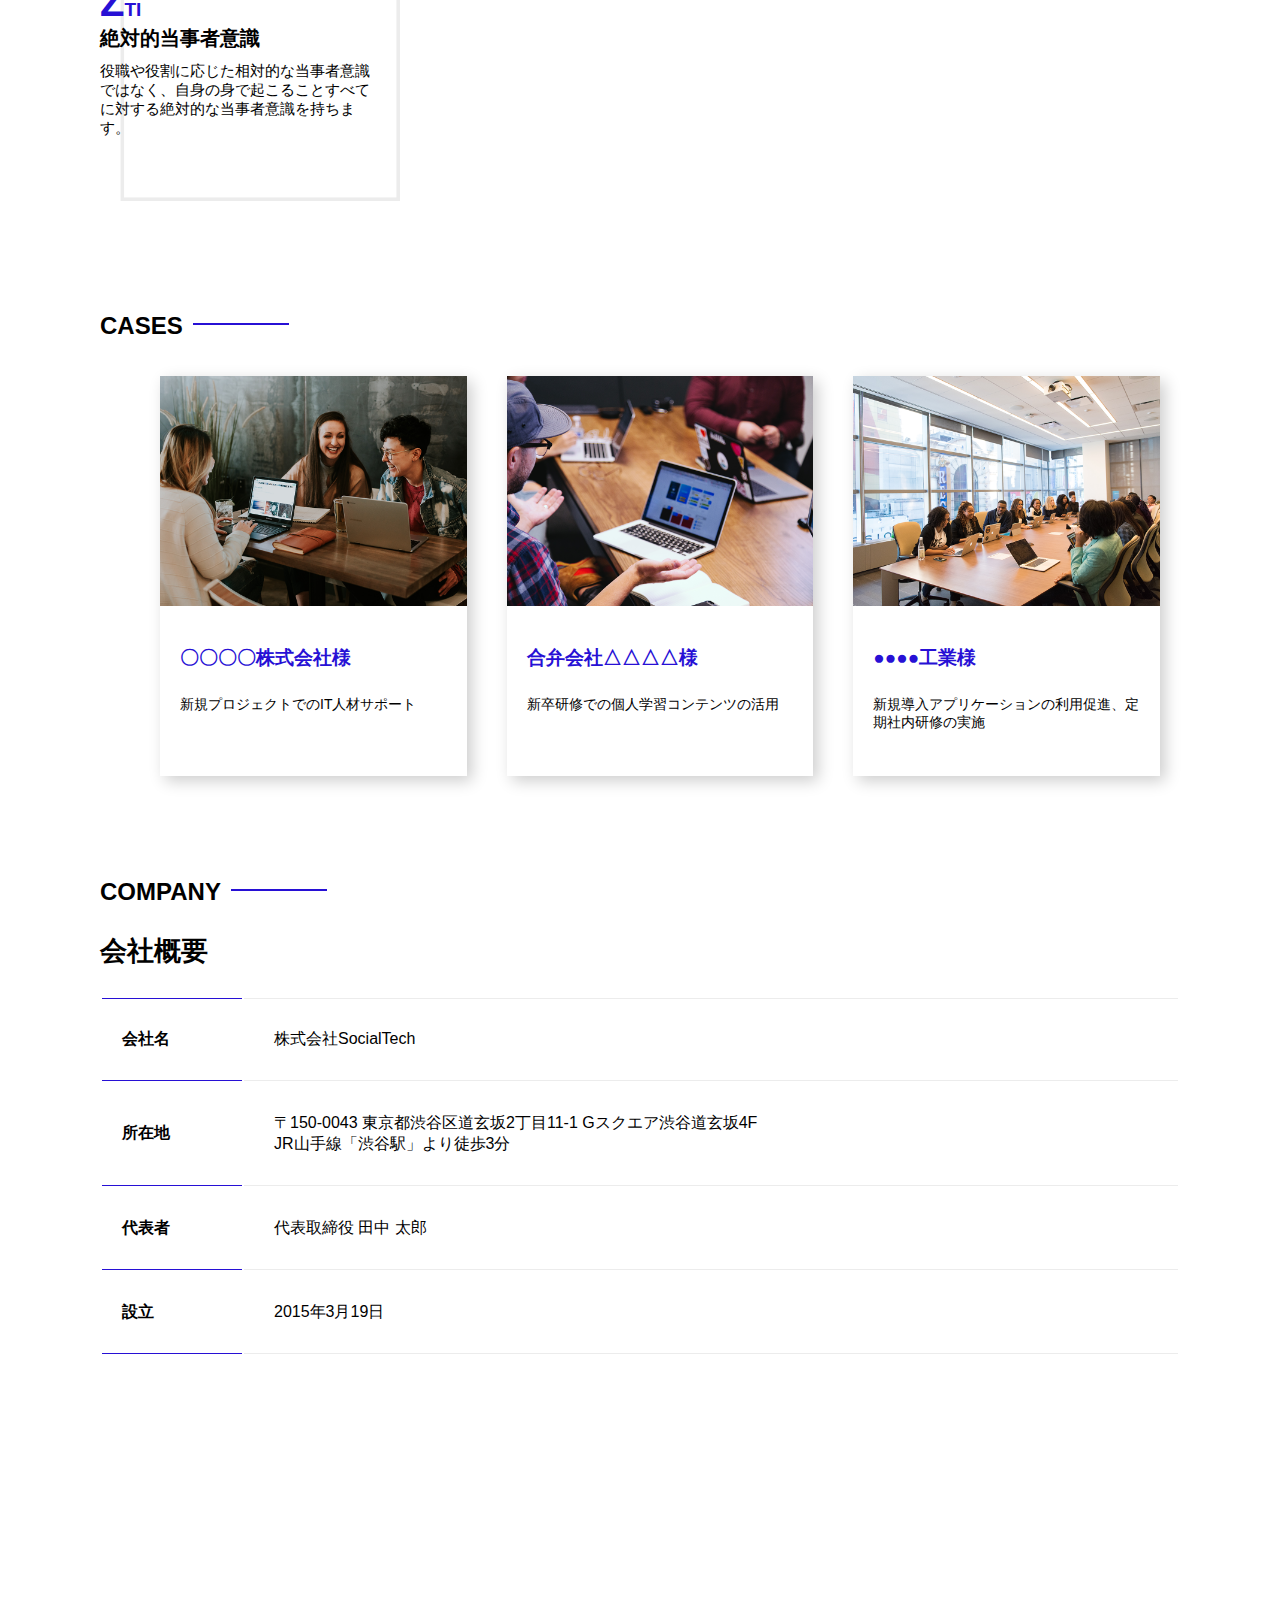
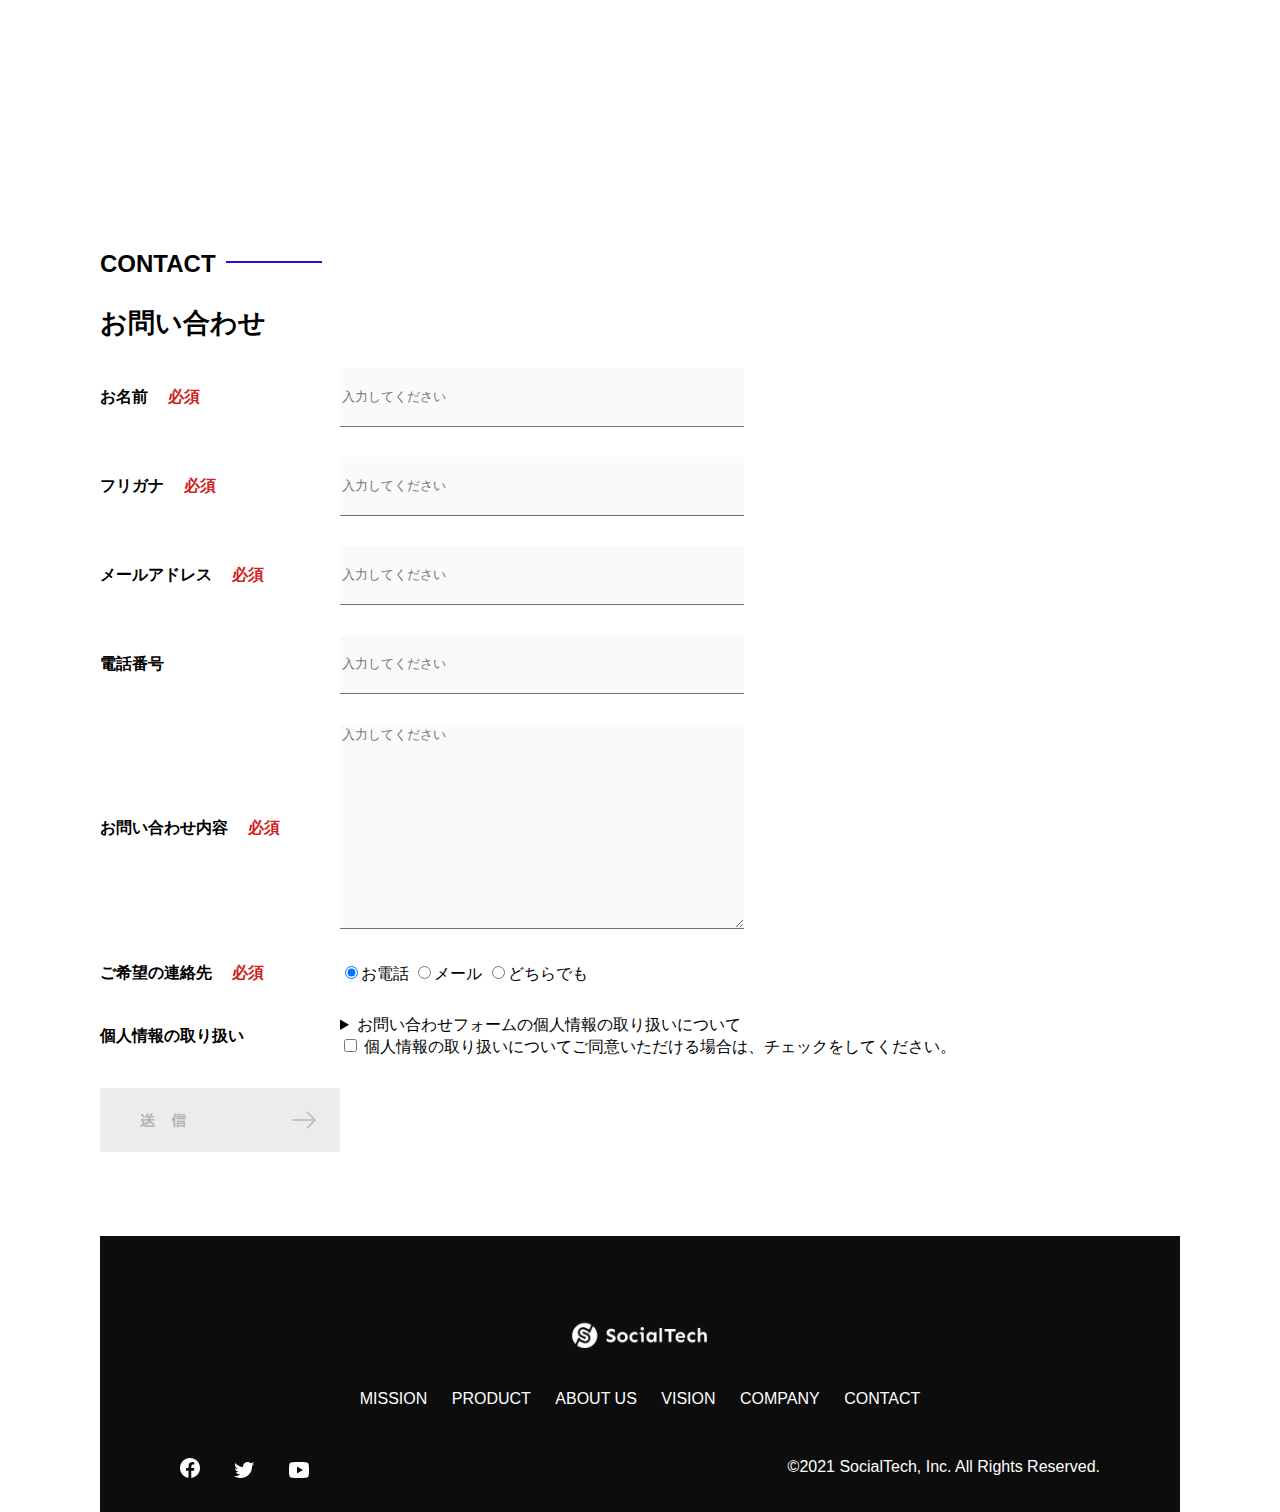
<file: socialtech-kadai_012/index.html>
<!DOCTYPE html>
<html>
  <head>
    <title>SocialTech</title>
    <meta charset="UTF-8" />
    <meta
      name="description"
      content="SocialTechはEdTech業界のリーディングカンパニーを目指します。"
    />
    <meta name="viewport" content="width=device-width, initial-scale=1.0" />
    <link rel="stylesheet" href="style.css" />
  </head>
  <body>
    <!-- ヘッダー -->
    <header>
      <!-- ロゴ -->
      <a href="index.html" id="logo"
        ><img src="images/logo.png" alt="トップページに戻る"
      /></a>

      <!-- PC用ナビゲーション -->
      <nav id="nav-pc">
        <a href="mission.html">MISSION</a>
        <a href="product.html">PRODUCT</a>
        <a href="index.html#aboutus">ABOUT US</a>
        <a href="index.html#vision">VISION</a>
        <a href="index.html#company">COMPANY</a>
        <a href="index.html#contact">CONTACT</a>
      </nav>
    </header>
    <main>
      <article>
        <!-- メインビジュアル -->
        <section id="main-visual">
          <div id="main-message">
            <h1>WORLD PEACE</h1>
            <p>IT教育で世界平和を実現する</p>
          </div>
          <img
            src="images/index/index-main.png"
            alt="PCの周りに集まる多国籍の仲間たち"
          />
        </section>
        <!--ミッション-->
        <section id="mission">
          <h2 class="index-h2">MISSION</h2>
          <div id="mission-flex">
            <div>
              <img
                id="mission-photo"
                src="images/index/index-mission.png"
                alt="屋外のベンチで写真を撮影する多国籍の仲間たち"
              />
              <h3>世界平和の実現</h3>
              <p>
                人類の悲願である世界平和。世界平和を脅かす様々な社会問題を解決するためには、イノベーションをどんどん起こしていく必要があります。SocialTechは、プログラミング教育を通してイノベーターを輩出することで、世界平和という大きなテーマに挑んでいきます。
              </p>
            </div>
            <div>
              <img id="s2dgs" src="images/index/s2dgs.png" alt="S2DGs" />
              <h3>S2DGsの実現</h3>
              <p>
                国連が掲げる「Sustainable Development
                Goals（持続可能な開発目標）」に含まれる17つのグローバル目標のうち、以下の5つの目標の実現をミッションとしてサービスを展開しています。
              </p>
              <a href="mission.html">
                <img src="images/button-more.png" alt="もっとみる" />
              </a>
            </div>
          </div>
        </section>
        <!-- プロダクト -->
        <section id="product">
          <h2 class="index-h2">PRODUCT</h2>
          <div>
            <div id="product-left">
              <div>
                <img
                  class="product-photo"
                  src="images/index/index-mantoman.png"
                  alt="PCでコードを書く男性"
                />
                <div class="product-explain">
                  <span>MAN TO MAN</span>
                  <h3>プログラミング教育</h3>
                  <p>
                    2013年より日本で唯一の専属講師によるマンツーマンのプログラミングレッスンを開始。AI/人工知能やウェブデザインの学習も可能です。
                  </p>
                </div>
              </div>
              <div>
                <img
                  class="product-photo"
                  src="images/index/index-career.png"
                  alt="笑顔で話し合う2人の男性"
                />
                <div class="product-explain">
                  <span>CAREER</span>
                  <h3>人材紹介事業</h3>
                  <p>
                    エンジニアへの転職に特化した履歴書や職務経歴書のアドバイスや面接対策を行い、豊富な求人の中から最適なキャリア選択を支援します。
                  </p>
                </div>
              </div>
            </div>
            <div id="product-right">
              <div>
                <img
                  class="product-photo"
                  src="images/index/index-media.png"
                  alt="スマートフォンを操作する人"
                />
                <div class="product-explain">
                  <span>MEDIA</span>
                  <h3>プログラミング学習メディア</h3>
                  <p>
                    月間200万人に読まれる日本最大級のプログラミング学習サイト「SocialTech
                    Blog」やYouTubeチャンネルにて学習情報を発信しています。
                  </p>
                </div>
              </div>
              <div>
                <img
                  class="product-photo"
                  src="images/index/index-b2b.png"
                  alt="講演中の男性とそれを聴く人々"
                />
                <div class="product-explain">
                  <span>B2B</span>
                  <h3>法人研修事業</h3>
                  <p>
                    社員のスキルアップ・資格取得・福利厚生を目的としたプログラミング法人研修。貴社の事業モデルに合わせた研修内容の提案を致します。
                  </p>
                </div>
              </div>
            </div>
          </div>
          <div>
            <a id="product-more" href="product.html">
              <img src="images/button-more.png" alt="もっとみる" />
            </a>
          </div>
        </section>
        <!---ABOUT US-->
        <section id="aboutus">
          <h2 class="index-h2">ABOUT US</h2>
          <h3>3つの組織文化</h3>
          <div>
            <table class="culture-table">
              <tr>
                <td>
                  <span class="culture-num">01</span>
                </td>
                <td>
                  <span class="culture-en">FLEXIBLE</span>
                  <span class="culture-jp">フレキシブル</span>
                </td>
              </tr>
              <tr>
                <td>
                  <!--空のセル-->
                </td>
                <td>
                  <p class="culture-description">
                    リモートワーク、フルフレックス、複業推奨など1人1人が最大限のパフォーマンスを発揮できる柔軟な働き方を促進しています。
                  </p>
                </td>
              </tr>
              <tr>
                <td>
                  <span class="culture-num">02</span>
                </td>
                <td>
                  <span class="culture-en">TEAL</span>
                  <span class="culture-jp">ティール</span>
                </td>
              </tr>
              <tr>
                <td>
                  <!--空のセル-->
                </td>
                <td>
                  <p class="culture-description">
                    会社全体を1つの生命体として捉え、お互いが深く結びついた一階層型
                    組織として部署・チーム関係なく課題解決をできる組織を目指しています。
                  </p>
                </td>
              </tr>
              <tr>
                <td>
                  <span class="culture-num">03</span>
                </td>
                <td>
                  <span class="culture-en">SELF REALIZATION</span>
                  <span class="culture-jp">自己実現</span>
                </td>
              </tr>
              <tr>
                <td>
                  <!--空のセル-->
                </td>
                <td>
                  <p class="culture-description">
                    クオーター毎に経営・部署・個人ごとにOKRを設定し個人のキャリアと
                    会社の目指す方向の軌道修正を行っております。
                  </p>
                </td>
              </tr>
            </table>
            <img
              class="culture-img"
              src="images/index/index-aboutus1.png"
              alt="笑顔で話し合う2人の女性"
            />
          </div>
          <img
            class="culture-img2"
            src="images/index/index-aboutus2.png"
            alt="笑顔で話し合う3人の男女"
          />
        </section>
        <!-- VISION -->
        <section id="vision">
          <h2 class="index-h2">VISION</h2>
          <h3>7つの行動指針</h3>
          <div>
            <div class="vision-box">
              <img src="images/index/vision-01.png" alt="01" />
              <span>
                <h4>CUSTOMER IS BOSS</h4>
                <h5>あなたのボスは顧客である</h5>
                <p>
                  私たちは常にお客様志向で行動し、お客様を喜ばせ、期待値を超えた感動を提供することを大切にします。
                </p>
              </span>
            </div>
            <div class="vision-box">
              <img src="images/index/vision-02.png" alt="02" />
              <span>
                <h4>MOVE FAST</h4>
                <h5>早さは価値</h5>
                <p>
                  素早く試し、素早く実行することで新しい気付きや発見を見つけていきます。
                </p>
              </span>
            </div>
            <div class="vision-box">
              <img src="images/index/vision-03.png" alt="03" />
              <span>
                <h4>IMPACT DRIVEN</h4>
                <h5>作業するのは仕事ではない</h5>
                <p>
                  問題から考え、成果とは何かを考え続け、インパクトのある成果を生むために仕事をしていきます。
                </p>
              </span>
            </div>
            <div class="vision-box">
              <img src="images/index/vision-04.png" alt="04" />
              <span>
                <h4>SAVE TIME, SAVE MONEY</h4>
                <h5>浪費は命取りになる</h5>
                <p>
                  少ないコストでできる方法を考えます。お金だけでなく、人の時間をいただいている自覚を持ち、あらゆるリソースを有意義に活用します。
                </p>
              </span>
            </div>
            <div class="vision-box">
              <img src="images/index/vision-05.png" alt="05" />
              <span>
                <h4>BE GENTLE</h4>
                <h5>「優しくない」をなくす</h5>
                <p>
                  社会をすこしずつ優しくしていきます。自分、家族、同僚、顧客、他人、全ての人に優しくいることを心がけます。
                </p>
              </span>
            </div>
            <div class="vision-box">
              <img src="images/index/vision-06.png" alt="06" />
              <span>
                <h4>ABC</h4>
                <h5>当たり前の事をバカにせずにちゃんとやる</h5>
                <p>
                  礼儀、健康、嘘をつかない。当たり前の事が出来ているかを常に自問し、当たり前の基準を高く持って行動します。
                </p>
              </span>
            </div>
            <div class="vision-box">
              <img src="images/index/vision-07.png" alt="07" />
              <span>
                <h4>ZTI</h4>
                <h5>絶対的当事者意識</h5>
                <p>
                  役職や役割に応じた相対的な当事者意識ではなく、自身の身で起こることすべてに対する絶対的な当事者意識を持ちます。
                </p>
              </span>
            </div>
          </div>
        </section>
        <!-- CASES -->
        <section id="cases">
          <h2 class="index-h2">CASES</h2>
          <ul>
            <li class="case-card">
              <img class="case-img" src="images/index/case-1.png" alt="仲良く語り合う3人">
              <div class="case-info">
                <h4 class="case-name">〇〇〇〇株式会社様</h4>
                <p class="case-content">新規プロジェクトでのIT人材サポート</p>
              </div>
            </li>
            <li class="case-card">
              <img class="case-img" src="images/index/case-2.png" alt="仲良く語り合う3人">
              <div class="case-info">
                <h4 class="case-name">合弁会社△△△△様</h4>
                <p class="case-content">新卒研修での個人学習コンテンツの活用</p>
              </div>
            </li>
            <li class="case-card">
              <img class="case-img" src="images/index/case-3.png" alt="仲良く語り合う3人">
              <div class="case-info">
                <h4 class="case-name">●●●●工業様</h4>
                <p class="case-content">新規導入アプリケーションの利用促進、定期社内研修の実施</p>
              </div>
            </li>
          </ul>
        </section>


        <!-- COMPANY -->
        <section id="company">
          <h2 class="index-h2">COMPANY</h2>
          <h3>会社概要</h3>
          <table id="company-table">
            <tr>
              <th class="tableheader-first">会社名</th>
              <td class="cell-first">株式会社SocialTech</td>
            </tr>
            <tr>
              <th class="tableheader">所在地</th>
              <td class="cell">
                〒150-0043 東京都渋谷区道玄坂2丁目11-1 Gスクエア渋谷道玄坂4F<br />JR山手線「渋谷駅」より徒歩3分
              </td>
            </tr>
            <tr>
              <th class="tableheader">代表者</th>
              <td class="cell">代表取締役 田中 太郎</td>
            </tr>
            <tr>
              <th class="tableheader">設立</th>
              <td class="cell">2015年3月19日</td>
            </tr>
          </table>
          <iframe
            src="https://www.google.com/maps/embed?pb=!1m18!1m12!1m3!1d3241.7759544892483!2d139.69399665123464!3d35.65789123876098!2m3!1f0!2f0!3f0!3m2!1i1024!2i768!4f13.1!3m3!1m2!1s0x60188caa0042e8d1%3A0xba130bea826a7aa2!2z44CSMTUwLTAwNDMg5p2x5Lqs6YO95riL6LC35Yy66YGT546E5Z2C77yS5LiB55uu77yR77yR4oiS77yR!5e0!3m2!1sja!2sjp!4v1636872991912!5m2!1sja!2sjp"
            style="border: 0"
            allowfullscreen=""
            loading="lazy"
          >
          </iframe>
        </section>
        <!-- お問い合わせフォーム -->
        <section id="contact">
          <h2 class="index-h2">CONTACT</h2>
          <h3>お問い合わせ</h3>
          <form>
            <div>
              <div class="contact-heading">
                <label class="contact-label"
                  >お名前<span class="contact-span">必須</span></label
                >
              </div>
              <div class="contact-form">
                <input
                  type="text"
                  name="name"
                  placeholder="入力してください"
                  class="contact-textbox"
                />
              </div>
            </div>
            <div>
              <div class="contact-heading">
                <label class="contact-label"
                  >フリガナ<span class="contact-span">必須</span></label
                >
              </div>
              <div>
                <input
                  type="text"
                  name="hurigana"
                  placeholder="入力してください"
                  class="contact-textbox"
                />
              </div>
            </div>
            <div>
              <div class="contact-heading">
                <label class="contact-label"
                  >メールアドレス<span class="contact-span">必須</span></label
                >
              </div>
              <div>
                <input
                  type="text"
                  name="email"
                  placeholder="入力してください"
                  class="contact-textbox"
                />
              </div>
            </div>
            <div>
              <div class="contact-heading">
                <label class="contact-label">電話番号</label>
              </div>
              <div>
                <input
                  type="text"
                  name="tel"
                  placeholder="入力してください"
                  class="contact-textbox"
                />
              </div>
            </div>
            <div>
              <div class="contact-heading">
                <label class="contact-label"
                  >お問い合わせ内容<span class="contact-span">必須</span></label
                >
              </div>
              <div>
                <textarea
                  class="contact-textarea"
                  placeholder="入力してください"
                  name="message"
                ></textarea>
              </div>
            </div>
            <div>
              <div class="contact-heading">
                <label class="contact-label"
                  >ご希望の連絡先<span class="contact-span">必須</span></label
                >
              </div>
              <div>
                <input
                  class="radiobutton"
                  type="radio"
                  value="tel"
                  name="contact"
                  checked
                /><label>お電話</label>
                <input
                  class="radiobutton"
                  type="radio"
                  value="mail"
                  name="contact"
                /><label>メール</label>
                <input
                  class="radiobutton"
                  type="radio"
                  value="both"
                  name="contact"
                /><label>どちらでも</label>
              </div>
            </div>
            <div>
              <div class="contact-heading">
                <label class="contact-label">個人情報の取り扱い</label>
              </div>
              <div>
                <details>
                  <summary>
                    お問い合わせフォームの個人情報の取り扱いについて
                  </summary>
                  <div>
                    <span>１．組織の名称又は氏名</span><br />
                    株式会社SocialTech<br /><br />
                    <span
                      >２．個人情報保護管理者（若しくはその代理人）の氏名又は職名、所属及び連絡先
                      鈴木 一郎 コーポレート部</span
                    ><br />
                    メールアドレス：support@socialtech.net<br />
                    TEL：03-xxxx-xxxx<br />
                    <span>３．個人情報の利用目的</span><br />
                    ・本サービス及び本サービスに関連する情報の提供又はそれらに関する連絡のため<br />
                    ・ユーザーの本人確認のため<br />
                    ・当社サービスのご案内のため<br />
                    ・当社の商品等の広告または宣伝（電子メールによるものを含むものとします。）<br /><br />
                    <span>４．個人情報の取り扱い業務の委託</span><br />
                    個人情報の取扱業務の全部または一部を外部に業務委託する場合があります。<br />
                    その際、弊社は、個人情報を適切に保護できる管理体制を敷き実行していることを条件として<br />
                    委託先を厳選したうえで、機密保持契約を委託先と締結し、お客様の個人情報を厳密に管理させます。<br /><br />
                    <span>５．個人情報の開示等の請求</span><br />
                    お客様は、弊社に対してご自身の個人情報の開示等（利用目的の通知、開示、内容の訂正・追加・削除、利用の停止または消去、第三者への提供の停止）に関して、当社問合わせ窓口に申し出ることができます。<br />
                    その際、弊社はお客様ご本人を確認させていただいたうえで、合理的な期間内に対応いたします。<br /><br />
                    なお、個人情報に関する弊社問合わせ先は、次の通りです。<br /><br />
                    株式会社SocialTech　個人情報問合せ窓口<br />
                    〒150-0043　東京都渋谷区道玄坂2丁目11-1 Ｇスクエア渋谷道玄坂
                    4F<br />
                    メールアドレス：support@socialtech.net　TEL：03-xxxx-xxxx<br /><br />
                    <span>６．個人情報を提供されることの任意性について</span
                    ><br /><br />
                    お客様がご自身の個人情報を弊社に提供されるか否かは、お客様のご判断によりますが、もしご提供されない場合には、適切なサービスが提供できない場合がありますので予めご了承ください。
                  </div>
                </details>
                <input type="checkbox" name="agree" />
                <span
                  >個人情報の取り扱いについてご同意いただける場合は、チェックをしてください。</span
                >
              </div>
            </div>
            <input
              type="image"
              value="Submit"
              src="images/button-submit.png"
              alt="送信する"
            />
          </form>
        </section>
      </article>
      <footer>
        <div id="footer-logo">
          <img src="images/logo-sp.png" alt="SocialTech" />
        </div>
        <div id="footer-link">
          <a href="mission.html">MISSION</a>
          <a href="product.html">PRODUCT</a>
          <a href="index.html#aboutus">ABOUT US</a>
          <a href="index.html#vision">VISION</a>
          <a href="index.html#company">COMPANY</a>
          <a href="index.html#contact">CONTACT</a>
        </div>
        <div id="sns-footer">
          <a href="https://www.facebook.com/sejuku2013"
            ><img src="images/button-facebook.png" alt="Facebookのリンク"
          /></a>
          <a href="https://twitter.com/samuraijuku"
            ><img src="images/button-twitter.png" alt="Twitterのリンク"
          /></a>
          <a href="https://www.youtube.com/channel/UCCFOQO5aDK0xXam4cUQXT8g"
            ><img src="images/button-youtube.png" alt="YouTubeのリンク"
          /></a>
          <span id="copyright"
            >&copy;2021 SocialTech, Inc. All Rights Reserved.
          </span>
        </div>
      </footer>
    </main>
  </body>
</html>
</file>
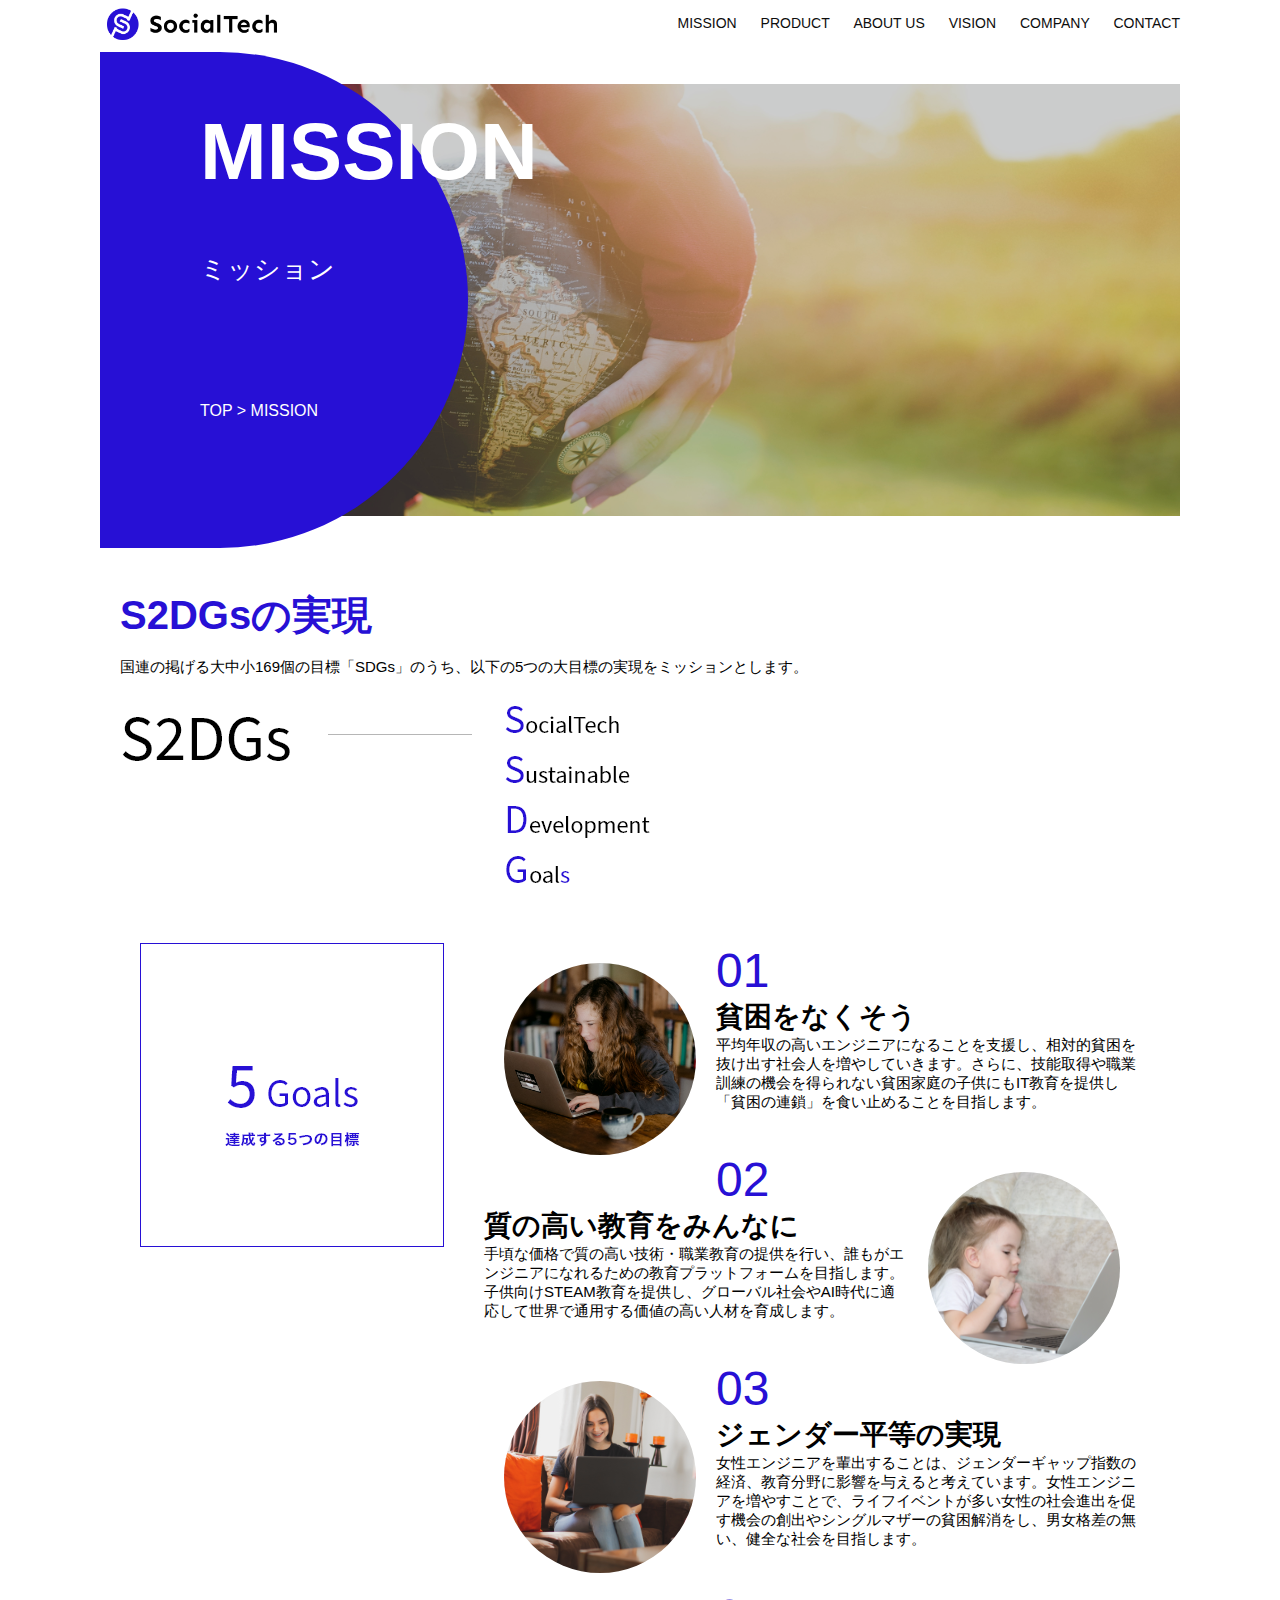
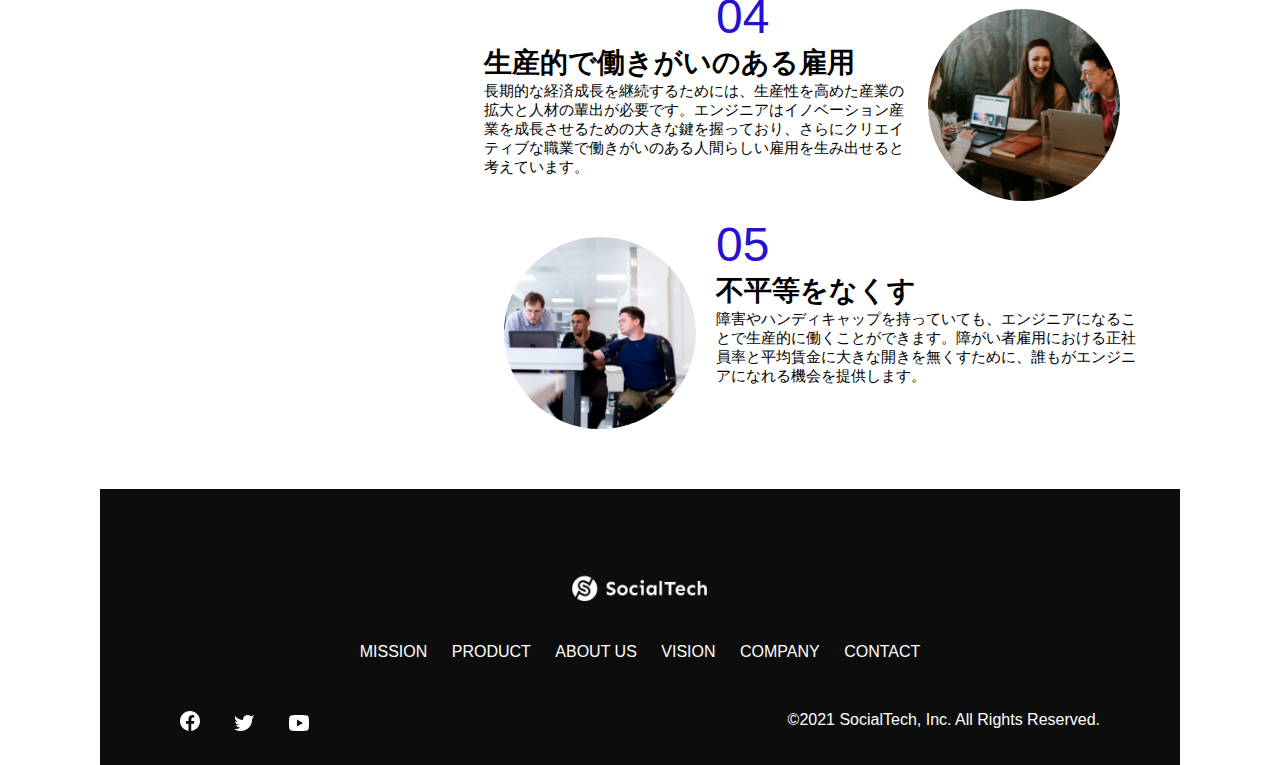
<file: kadai_tutorial_output/mission.html>
<!DOCTYPE html>
  <html>
  <head>
    <title>SocialTech - MISSION ミッション -</title>
    <meta charset="UTF-8">
    <meta name="description" content="SocialTechが目指す5つの目標を紹介します">
    <meta name="viewport" content="width=device-width, initial-scale=1.0">
    <link rel="stylesheet" href="style.css">
  </head>
 
  <body>
    <!-- ヘッダー -->
    <header>
      <!-- ロゴ -->
      <a href="index.html" id="logo"><img src="images/logo.png" alt="トップページに戻る"></a>
  
      <!-- PC用ナビゲーション -->
      <nav id="nav-pc">
        <a href="mission.html">MISSION</a>
        <a href="product.html">PRODUCT</a>
        <a href="index.html#aboutus">ABOUT US</a>
        <a href="index.html#vision">VISION</a>
        <a href="index.html#company">COMPANY</a>
        <a href="index.html#contact">CONTACT</a>
      </nav>
  
      <!-- スマホ用メニューボタン -->
      <img id="menu-sp" src="images/button-menu.png" alt="ナビゲーションを開く" onclick="document.getElementById('nav-sp').style.display = 'block'">
  
      <!-- スマホ用ナビゲーション -->
      <nav id="nav-sp">
        <img id="close" src="images/button-close.png" alt="ナビゲーションを閉じる" onclick="document.getElementById('nav-sp').style.display = 'none'">
        <a id="logo-sp" href="index.html" onclick="document.getElementById('nav-sp').style.display = 'none'"><img
            src="images/logo-sp.png" alt="トップページに戻る"></a>
        <a class="menu" href="mission.html" onclick="document.getElementById('nav-sp').style.display = 'none'">MISSION</a>
        <a class="menu" href="product.html" onclick="document.getElementById('nav-sp').style.display = 'none'">PRODUCT</a>
        <a class="menu" href="index.html#aboutus" onclick="document.getElementById('nav-sp').style.display = 'none'">ABOUT
          US</a>
        <a class="menu" href="index.html#vision"
          onclick="document.getElementById('nav-sp').style.display = 'none'">VISION</a>
        <a class="menu" href="index.html#company"
          onclick="document.getElementById('nav-sp').style.display = 'none'">COMPANY</a>
        <a class="menu" href="index.html#contact"
          onclick="document.getElementById('nav-sp').style.display = 'none'">CONTACT</a>
        <div id="sns">
          <a href="https://www.facebook.com/sejuku2013"><img src="images/button-facebook.png" alt="Facebookのリンク"></a>
          <a href="https://twitter.com/samuraijuku"><img src="images/button-twitter.png" alt="Twitterのリンク"></a>
          <a href="https://www.youtube.com/channel/UCCFOQO5aDK0xXam4cUQXT8g"><img src="images/button-youtube.png" alt="YouTubeのリンク"></a>
        </div>
      </nav>
    </header>
    <main>
      <article>
        <section id="mission-main">
            <div id="mission-title">
                <h1>MISSION</h1>
                <span>ミッション</span>
                <div>TOP > MISSION</div>
            </div>
        </section>
        <section id="mission-s2dgs">
            <h2 class="mission-h2">S2DGsの実現</h2>
            <p>国連の掲げる大中小169個の目標「SDGs」のうち、以下の5つの大目標の実現をミッションとします。</p>
            <img src="images/mission/mission-s2dgs.png" alt="S2DGs">
        </section>
        <section id="mission-5goals">
            <div>
                <img id="s2dgs-image" src="images/mission/mission-5goals.png" alt="5goals">
            </div>
            <div>
            <div>
                <img class="fivegoals-image-left" src="images/mission/mission-5goals01.png" alt="PCを操作する女の子">
                <span class="fivegoals-number">01</span>
                <h3 class="fivegoals-h3">貧困をなくそう</h3>
                <p class="fivegoals-p">
                平均年収の高いエンジニアになることを支援し、相対的貧困を抜け出す社会人を増やしていきます。さらに、技能取得や職業訓練の機会を得られない貧困家庭の子供にもIT教育を提供し「貧困の連鎖」を食い止めることを目指します。
                </p>
            </div>
    
            <div>
                <img class="fivegoals-image-right" src="images/mission/mission-5goals02.png" alt="PCを見つめる小さい女の子">
                <span class="fivegoals-number">02</span>
                <h3 class="fivegoals-h3">質の高い教育をみんなに</h3>
                <p class="fivegoals-p">
                手頃な価格で質の高い技術・職業教育の提供を行い、誰もがエンジニアになれるための教育プラットフォームを目指します。子供向けSTEAM教育を提供し、グローバル社会やAI時代に適応して世界で通用する価値の高い人材を育成します。
                </p>
            </div>
    
            <div>
                <img class="fivegoals-image-left" src="images/mission/mission-5goals03.png" alt="PCを操作する女性">
                <span class="fivegoals-number">03</span>
                <h3 class="fivegoals-h3">ジェンダー平等の実現</h3>
                <p class="fivegoals-p">
                女性エンジニアを輩出することは、ジェンダーギャップ指数の経済、教育分野に影響を与えると考えています。女性エンジニアを増やすことで、ライフイベントが多い女性の社会進出を促す機会の創出やシングルマザーの貧困解消をし、男女格差の無い、健全な社会を目指します。
                </p>
            </div>
    
            <div>
                <img class="fivegoals-image-right" src="images/mission/mission-5goals04.png" alt="笑顔で話し合う3人の男女">
                <span class="fivegoals-number">04</span>
                <h3 class="fivegoals-h3">生産的で働きがいのある雇用</h3>
                <p class="fivegoals-p">
                長期的な経済成長を継続するためには、生産性を高めた産業の拡大と人材の輩出が必要です。エンジニアはイノベーション産業を成長させるための大きな鍵を握っており、さらにクリエイティブな職業で働きがいのある人間らしい雇用を生み出せると考えています。
                </p>
            </div>
    
            <div>
                <img class="fivegoals-image-left" src="images/mission/mission-5goals05.png" alt="障害を持つ男性が生き生きと働く様子">
                <span class="fivegoals-number">05</span>
                <h3 class="fivegoals-h3">不平等をなくす</h3>
                <p class="fivegoals-p">
                障害やハンディキャップを持っていても、エンジニアになることで生産的に働くことができます。障がい者雇用における正社員率と平均賃金に大きな開きを無くすために、誰もがエンジニアになれる機会を提供します。
                </p>
            </div>
            </div>
        </section>
      </article>
      <footer>
        <div id="footer-logo">
          <img src="images/logo-sp.png" alt="SocialTech">
        </div>
        <div id="footer-link">
          <a href="mission.html">MISSION</a>
          <a href="product.html">PRODUCT</a>
          <a href="index.html#aboutus">ABOUT US</a>
          <a href="index.html#vision">VISION</a>
          <a href="index.html#company">COMPANY</a>
          <a href="index.html#contact">CONTACT</a>
        </div>
        <div id="sns-footer">
          <a href="https://www.facebook.com/sejuku2013"><img src="images/button-facebook.png" alt="Facebookのリンク"></a>
          <a href="https://twitter.com/samuraijuku"><img src="images/button-twitter.png" alt="Twitterのリンク"></a>
          <a href="https://www.youtube.com/channel/UCCFOQO5aDK0xXam4cUQXT8g"><img src="images/button-youtube.png" alt="YouTubeのリンク"></a>
          <span id="copyright">&copy;2021 SocialTech, Inc. All Rights Reserved. </span>
        </div>
      </footer>
    </main>
  </body>
 
  </html>
</file>
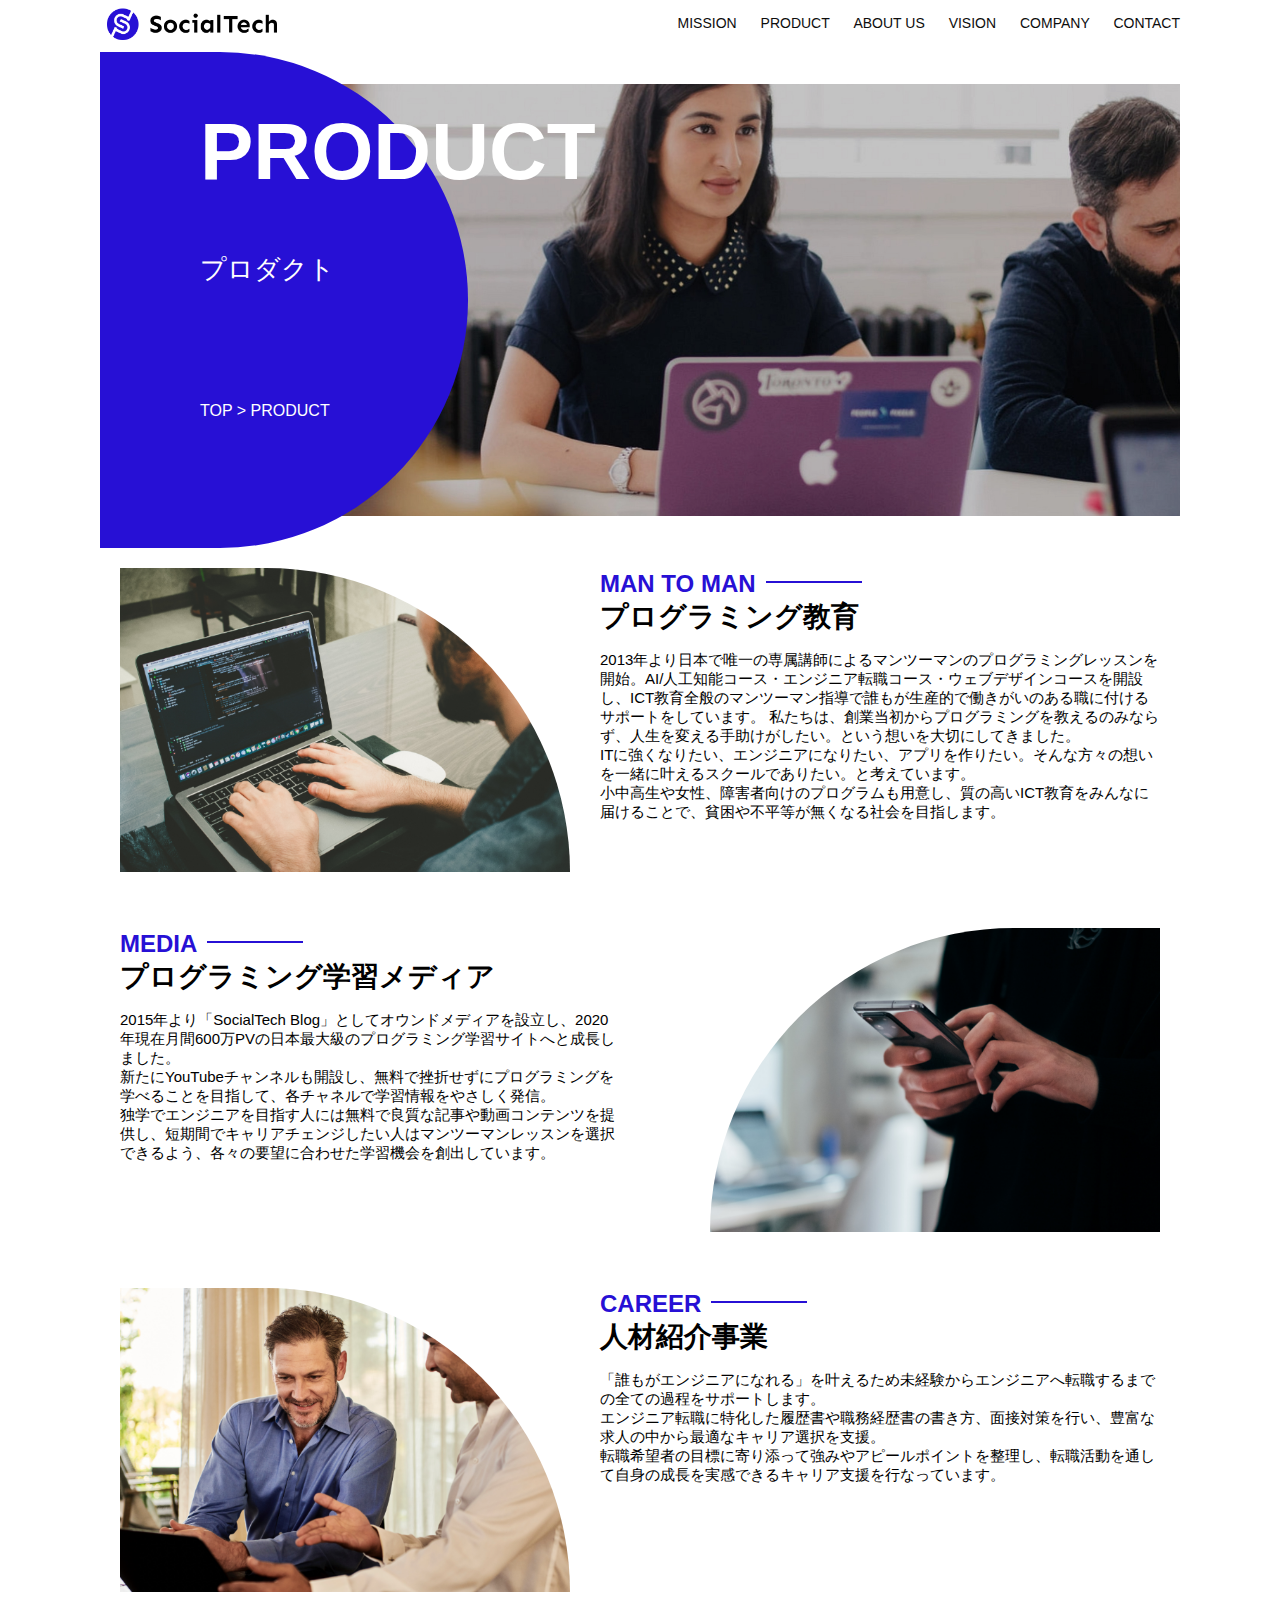
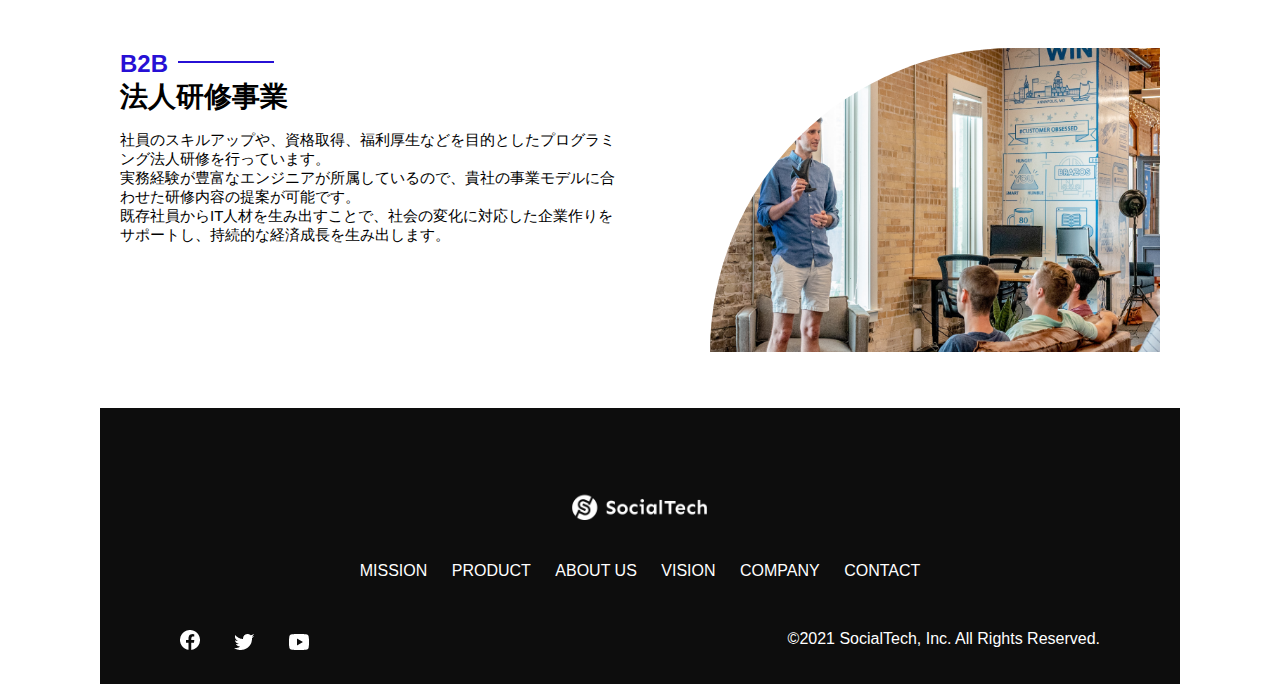
<file: kadai_tutorial_output/product.html>
<!DOCTYPE html>
  <html>
  <head>
    <title>SocialTech -PRODUCT プロダクト-</title>
    <meta charset="UTF-8">
    <meta name="description" content="SocialTechの4つのプロダクトを紹介します">
    <meta name="viewport" content="width=device-width, initial-scale=1.0">
    <link rel="stylesheet" href="style.css">
  </head>
  
  <body>
    <!-- ヘッダー -->
    <header>
      <!-- ロゴ -->
      <a href="index.html" id="logo"><img src="images/logo.png" alt="トップページに戻る"></a>
  
      <!-- PC用ナビゲーション -->
      <nav id="nav-pc">
        <a href="mission.html">MISSION</a>
        <a href="product.html">PRODUCT</a>
        <a href="index.html#aboutus">ABOUT US</a>
        <a href="index.html#vision">VISION</a>
        <a href="index.html#company">COMPANY</a>
        <a href="index.html#contact">CONTACT</a>
      </nav>
  
      <!-- スマホ用メニューボタン -->
      <img id="menu-sp" src="images/button-menu.png" alt="ナビゲーションを開く" onclick="document.getElementById('nav-sp').style.display = 'block'">
  
      <!-- スマホ用ナビゲーション -->
      <nav id="nav-sp">
        <img id="close" src="images/button-close.png" alt="ナビゲーションを閉じる" onclick="document.getElementById('nav-sp').style.display = 'none'">
        <a id="logo-sp" href="index.html" onclick="document.getElementById('nav-sp').style.display = 'none'"><img
            src="images/logo-sp.png" alt="トップページに戻る"></a>
        <a class="menu" href="mission.html" onclick="document.getElementById('nav-sp').style.display = 'none'">MISSION</a>
        <a class="menu" href="product.html" onclick="document.getElementById('nav-sp').style.display = 'none'">PRODUCT</a>
        <a class="menu" href="index.html#aboutus" onclick="document.getElementById('nav-sp').style.display = 'none'">ABOUT
          US</a>
        <a class="menu" href="index.html#vision"
          onclick="document.getElementById('nav-sp').style.display = 'none'">VISION</a>
        <a class="menu" href="index.html#company"
          onclick="document.getElementById('nav-sp').style.display = 'none'">COMPANY</a>
        <a class="menu" href="index.html#contact"
          onclick="document.getElementById('nav-sp').style.display = 'none'">CONTACT</a>
        <div id="sns">
          <a href="https://www.facebook.com/sejuku2013"><img src="images/button-facebook.png" alt="Facebookのリンク"></a>
          <a href="https://twitter.com/samuraijuku"><img src="images/button-twitter.png" alt="Twitterのリンク"></a>
          <a href="https://www.youtube.com/channel/UCCFOQO5aDK0xXam4cUQXT8g"><img src="images/button-youtube.png" alt="YouTubeのリンク"></a>
        </div>
      </nav>
    </header>
    <main>
      <article>
        <section id="product-main">
          <div id="product-title">
            <h1>PRODUCT</h1>
            <span>プロダクト</span>
            <div>TOP > PRODUCT</div>
          </div>
        </section>
        <section class="product-section1">
          <img src="images/product/product-mantoman.png" alt="PCでコードを書く男性">
          <div>
            <h2 class="product-h2">MAN TO MAN</h2>
            <h3 class="product-h3">プログラミング教育</h3>
            <p>
              2013年より日本で唯一の専属講師によるマンツーマンのプログラミングレッスンを開始。AI/人工知能コース・エンジニア転職コース・ウェブデザインコースを開設し、ICT教育全般のマンツーマン指導で誰もが生産的で働きがいのある職に付けるサポートをしています。
              私たちは、創業当初からプログラミングを教えるのみならず、人生を変える手助けがしたい。という想いを大切にしてきました。<br>ITに強くなりたい、エンジニアになりたい、アプリを作りたい。そんな方々の想いを一緒に叶えるスクールでありたい。と考えています。<br>小中高生や女性、障害者向けのプログラムも用意し、質の高いICT教育をみんなに届けることで、貧困や不平等が無くなる社会を目指します。
            </p>
          </div>
        </section>
        <section class="product-section2">
          <div>
            <h2 class="product-h2">MEDIA</h2>
            <h3 class="product-h3">プログラミング学習メディア</h3>
            <p>2015年より「SocialTech
              Blog」としてオウンドメディアを設立し、2020年現在月間600万PVの日本最大級のプログラミング学習サイトへと成長しました。<br>新たにYouTubeチャンネルも開設し、無料で挫折せずにプログラミングを学べることを目指して、各チャネルで学習情報をやさしく発信。<br>独学でエンジニアを目指す人には無料で良質な記事や動画コンテンツを提供し、短期間でキャリアチェンジしたい人はマンツーマンレッスンを選択できるよう、各々の要望に合わせた学習機会を創出しています。
            </p>
          </div>
          <img src="images/product/product-media.png" alt="スマートフォンを操作する人">
        </section>
        <section class="product-section1">
          <img src="images/product/product-career.png" alt="笑顔で話し合う2人の男性">
          <div>
            <h2 class="product-h2">CAREER</h2>
            <h3 class="product-h3">人材紹介事業</h3>
            <p>
              「誰もがエンジニアになれる」を叶えるため未経験からエンジニアへ転職するまでの全ての過程をサポートします。<br>エンジニア転職に特化した履歴書や職務経歴書の書き方、面接対策を行い、豊富な求人の中から最適なキャリア選択を支援。<br>転職希望者の目標に寄り添って強みやアピールポイントを整理し、転職活動を通して自身の成長を実感できるキャリア支援を行なっています。<br>
            </p>
          </div>
        </section>
        <section class="product-section2">
          <div>
            <h2 class="product-h2">B2B</h2>
            <h3 class="product-h3">法人研修事業</h3>
            <p>
              社員のスキルアップや、資格取得、福利厚生などを目的としたプログラミング法人研修を行っています。<br>実務経験が豊富なエンジニアが所属しているので、貴社の事業モデルに合わせた研修内容の提案が可能です。<br>既存社員からIT人材を生み出すことで、社会の変化に対応した企業作りをサポートし、持続的な経済成長を生み出します。
            </p>
          </div>
          <img src="images/product/product-b2b.png" alt="講演中の男性とそれを聴く人々">
        </section>
      </article>
      <footer>
        <div id="footer-logo">
          <img src="images/logo-sp.png" alt="SocialTech">
        </div>
        <div id="footer-link">
          <a href="mission.html">MISSION</a>
          <a href="product.html">PRODUCT</a>
          <a href="index.html#aboutus">ABOUT US</a>
          <a href="index.html#vision">VISION</a>
          <a href="index.html#company">COMPANY</a>
          <a href="index.html#contact">CONTACT</a>
        </div>
        <div id="sns-footer">
          <a href="https://www.facebook.com/sejuku2013"><img src="images/button-facebook.png" alt="Facebookのリンク"></a>
          <a href="https://twitter.com/samuraijuku"><img src="images/button-twitter.png" alt="Twitterのリンク"></a>
          <a href="https://www.youtube.com/channel/UCCFOQO5aDK0xXam4cUQXT8g"><img src="images/button-youtube.png" alt="YouTubeのリンク"></a>
          <span id="copyright">&copy;2021 SocialTech, Inc. All Rights Reserved. </span>
        </div>
      </footer>
    </main>
  </body>
  
  </html>
</file>
<file: html-css-kadai_013/style.css>
/* PC、スマホ共通スタイル */
body {
  font-family: "Source Sans Pro", "Hiragino Kaku Gothic ProN", Meiryo, Arial,
    sans-serif;
}

p {
  font-size: 15px;
}

#main-visual>img {
  width: 100%;
}

/*================
PC用のスタイル 
=================*/
@media screen and (min-width: 768px) {
  /* 横幅設定 */
  body {
    max-width: 1080px;
    min-width: 960px;
    margin: 0 auto 0 auto;
  }

  /* ヘッダー */
  header {
    display: flex;
    justify-content: space-between;
  }

  /* ナビゲーションのレイアウト */
  #nav-pc {
    text-align: right;
    font-size: 14px;
    padding-top: 15px;
  }

  /* ナビゲーションのリンクの装飾設定 */
  #nav-pc>a {
    text-decoration: none;
    margin-left: 20px;
  }

  #nav-pc>a:link {
    color: #0d0d0d;
  }

  #nav-pc>a:visited {
    color: #0d0d0d;
  }

  #nav-pc>a:hover {
    color: #0d0d0d;
    text-decoration: underline;
  }

  #nav-pc>a:active {
    color: #0d0d0d;
  }
  #menu-sp {
    display: none;
  }
  #nav-sp {
    display: none;
  }
}
/* スマートフォン用のスタイル */
@media screen and (max-width:767px) {
  body {
    min-width: 375px;
    margin: 0;
  }
  #nav-pc {
    display: none;
  }
  #menu-sp {
    float: right;
    padding: 0;
  }
  #nav-sp {
    background-color: #cd933e;
    position: absolute;
    left: 0;
    top: 0;
    height: 100%;
    width: 100%;
    display: none;
    z-index: 100;
  }
  #close {
    position :absolute;
    top: 20px;
    right: 20px;
  }
  #logo-sp {
    margin: 80px 0px 30px 20px;
  }
  #nav-sp > a {
    display: block;
  }
  #nav-sp > a:link {
    color: #ffffff;
  }
  #nav-sp > a:visited {
    color: #ffffff;
  }
  #nav-sp > a:hover {
    color: #ffffff;
  }
  #nav-sp > a:active {
    color: #ffffff;
  }
  #nav-sp > .menu {
    text-decoration: none;
    display: block;
    margin: 0px 20px;
    height: 44px;
    font-size: 16px;
    background-image: url("images/arrow.png");
    background-repeat: no-repeat;
    background-position: right top;
  }
}
</file>
<file: kadai_tutorial_output/style.css>
/* PC、スマホ共通スタイル */
body {
  font-family: "Source Sans Pro", "Hiragino Kaku Gothic ProN", Meiryo, Arial,
    sans-serif;
}

p {
  font-size: 15px;
}

/*================
PC用のスタイル 
=================*/
@media screen and (min-width: 768px) {
  /* 横幅設定 */
  body {
    max-width: 1080px;
    min-width: 960px;
    margin: 0 auto 0 auto;
  }

  /* ヘッダー */
  header {
    display: flex;
    justify-content: space-between;
  }

  /* ナビゲーションのレイアウト */
  #nav-pc {
    text-align: right;
    font-size: 14px;
    padding-top: 15px;
  }

  /* ナビゲーションのリンクの装飾設定 */
  #nav-pc>a {
    text-decoration: none;
    margin-left: 20px;
  }

  #nav-pc>a:link {
    color: #0d0d0d;
  }

  #nav-pc>a:visited {
    color: #0d0d0d;
  }

  #nav-pc>a:hover {
    color: #0d0d0d;
    text-decoration: underline;
  }

  #nav-pc>a:active {
    color: #0d0d0d;
  }

  /* メインビジュアル*/
  #main-visual {
    position: relative;
    height: 400px;
  }

  #main-message {
    position: absolute;
    top: 0;
    left: 0;
    background-color: #2710d5;
    color: #ffffff;
    border-radius: 0 0 476px 0;
    max-width: 620px;
    height: 100%;
    width: 100%;
    z-index: 11;
  }

  #main-message>h1 {
    font-size: 60px;
    font-weight: bold;
    margin: 100px 0 0 50px;
  }

  #main-message>p {
    font-size: 28px;
    margin: 0 0 0 50px;
  }

  #main-visual>img {
    max-width: 620px;
    border-radius: 476px 0 0 0;
    position: absolute;
    top: 0;
    right: 0;
    z-index: 10;
  }

  /* 見出し */
  h2 {
    margin: 40px 0 0 0;
  }

  h2::after {
    content: url("images/line.png");
    margin-left: 10px;
  }

  h3 {
    font-size: 27px;
  }

  /* ミッション */
  #mission {
    margin: 80px auto 80px auto;
    width: 100%;
  }

  #mission-flex {
    width: 100%;
    display: flex;
  }

  #mission-flex > div {
    width: 50%;
    margin: 20px;
  }

  #mission-photo {
    width: 100%;
  }

  #s2dgs {
    margin-top: 50px;
    width: 100%;
  }

  /* プロダクト */
  #product {
    background-color: #fafafa;
    width: 100%;
    margin: 80px 0 80px 0;
    padding: 10px 40px 0px 40px;
  }

  /* 外枠 */
  #product>div {
    margin-top: 40px;
    display: flex;
  }

  /* 左のカラム */
  #product-left {
    width: 50%;
    margin-right: 20px;
  }

  /* 右のカラム */
  #product-right {
    width: 50%;
    margin-left: 20px;
    margin-top: 80px;
  }

  /* 画像＋説明の枠 */
  #product-left>div {
    position: relative;
    height: 480px;
    margin-right: 20px;
  }

  #product-right>div {
    position: relative;
    height: 480px;
    margin-left: 20px;
  }

  /* 画像 */
  .product-photo {
    width: 100%;
  }

  /* 説明文の枠 */
  .product-explain {
    background-color: #ffffff;
    position: absolute;
    left: 0;
    top: 280px;
    margin: 0 40px 0 40px;
    padding: 20px;
    box-shadow: 5px 5px 10px rgba(0, 0, 0, 0.05);
  }

  /* 説明文の英語 */
  .product-explain>span {
    color: #2710d5;
    font-weight: bold;
    font-size: 16px;
    margin: 0;
  }

  /* 説明文の見出し */
  .product-explain>h3 {
    margin: 5px 0 5px 0;
  }

  /* 説明文 */
  .product-explain>p {
    margin: 0;
  }

  /* 「もっとみる」ボタン */
  #product-more {
    margin: 0 auto -42px auto;
  }

  /* ABOUT US */
  #aboutus {
    margin: 80px auto 80px auto;
  }

  /* 3つの組織文化と画像を入れる枠 */
  #aboutus>div {
    display: flex;
  }

  /* 画像 */
  .culture-img {
    width: 100%;
    align-self: flex-start;
  }

  .culture-img2 {
    margin-top: 50px;
    width: 100%;
  }

  /* 3つの組織文化の表 */
  .culture-table {
    max-width: 500px;
    margin-right: 50px;
  }

  /* 番号 */
  .culture-num {
    font-size: 80px;
    color: #2710d5;
    margin: 0 20px 0 0;
  }

  /* 組織文化英語 */
  .culture-en {
    color: #2710d5;
    font-weight: bold;
    font-size: 24px;
    display: block;
  }

  /* 組織文化日本語 */
  .culture-jp {
    font-size: 28px;
    font-weight: bold;
  }

  /* 説明文 */
  .culture-description {
    margin: 0;
  }

  /* ビジョン */
  #vision {
    margin: 80px auto 80px auto;
  }

  /* セクション内の外枠 */
  #vision>div {
    width: 100%;
    display: flex;
    justify-content: space-between;
    flex-wrap: wrap;
  }

  /* 7つの行動指針の枠 */
  .vision-box {
    width: 300px;
    height: 300px;
    margin-bottom: 30px;
    position: relative;
  }

  .vision-box>img {
    width: 100%;
    height: auto;
    position: absolute;
    top: 0;
    left: 0;
    z-index: 30;
  }

  .vision-box>span {
    position: absolute;
    top: 0;
    left: 0;
    z-index: 31;
    margin-right: 20px;
  }

  .vision-box>span>h4 {
    color: #2710d5;
    font-size: 19px;
    margin: 80px 0 0 0;
    Ï
  }

  .vision-box>span>h4::first-letter {
    font-size: 40px;
  }

  .vision-box>span>h5 {
    font-size: 20px;
    margin: 0 0 0 0;
  }

  .vision-box>span>p {
    margin: 10px 0 0 0;
  }

  /* 会社概要 */
  #company {
    margin: 80px auto 80px auto;
  }

  #company-table {
    width: 100%;
  }

  .tableheader {
    text-align: left;
    padding: 20px;
    border-bottom-color: #2710d5;
    border-bottom-width: 1px;
    border-bottom-style: solid;
    width: 100px;
  }

  .tableheader-first {
    text-align: left;
    padding: 20px;
    border-bottom-color: #2710d5;
    border-bottom-width: 1px;
    border-bottom-style: solid;
    border-top-color: #2710d5;
    border-top-width: 1px;
    border-top-style: solid;
    width: 100px;
  }

  .cell {
    padding: 30px;
    border-bottom-color: #ececec;
    border-bottom-width: 1px;
    border-bottom-style: solid;
  }

  .cell-first {
    padding: 30px;
    border-bottom-color: #ececec;
    border-bottom-width: 1px;
    border-bottom-style: solid;
    border-top-color: #ececec;
    border-top-width: 1px;
    border-top-style: solid;
  }

  #company>iframe {
    width: 100%;
    height: 368px;
    margin-top: 40px;
  }

  /* お問い合わせ */
  #contact {
    margin: 80px auto 80px auto;
  }

  /* 外枠 */
  #contact>form>div {
    display: flex;
    flex-direction: row;
    flex-wrap: wrap;
    padding-bottom: 30px;
  }

  /* 左列の見出し */
  .contact-heading {
    width: 240px;
    align-self: center;
  }

  /* 見出しのラベル */
  .contact-label {
    font-weight: bold;
  }

  /* 必須 */
  .contact-span {
    color: #ce2222;
    margin: 0 0 0 20px;
    font-weight: bold;
  }

  /* テキストボックス */
  .contact-textbox {
    border-top: 0;
    border-left: 0;
    border-right: 0;
    border-bottom-width: 1px;
    border-bottom-color: #707070;
    border-bottom-style: solid;
    background-color: #fafafa;
    width: 400px;
    height: 56px;
  }

  /* お問い合わせ内容のテキストエリア */
  .contact-textarea {
    border-top: 0;
    border-left: 0;
    border-right: 0;
    border-bottom-width: 1px;
    border-bottom-color: #707070;
    border-bottom-style: solid;
    background-color: #fafafa;
    width: 400px;
    height: 200px;
  }

  /* 個人情報の取り扱い */
  details {
    width: 700px;
  }

  details>div {
    background-color: #fafafa;
    padding: 20px;
  }

  details>div>span {
    font-weight: bold;
  }

  /* フッター */
  footer {
    background-color: #0d0d0d;
    text-align: center;
    padding: 80px 80px 30px 80px;
  }

  #footer-logo {
    margin-bottom: 30px;
  }

  #footer-link {
    margin-bottom: 50px;
  }
  #footer-link > a {
    text-decoration: none;
    margin: 10px;
  }
  #footer-link > a:link {
    color: #ffffff;
  }
  #footer-link > a:visited {
    color: #ffffff;
  }
    #footer-link > a:hover {
      color: #ffffff;
      text-decoration: underline;
    }
  #footer-link > a:active {
    color: #ffffff;
  }

  #sns-footer {
    text-align: left;
    width: 100%;
  }

  #sns-footer > a {
    margin-right: 30px;
  }

  #copyright {
    color: #ffffff;
    float: right;
  }

  #cases {
    margin: 40px 0;
    width: 100%;
  }

  ul {
    display: flex;
    list-style-type: none;
  }
  li {
    width: 33%;
    margin: 20px;
  }
  .case-card {
    background-color: #ffffff;
    min-height: 400px;
    box-shadow: 5px 5px 15px rgba(0, 0, 0, 0.2);
  }
  .case-img {
    width: 100%;
  }
  .case-info {
    padding: 10px 20px;
  }
  .case-name {
    color: #2710d5;
    font-size: 19px;
  }
  .case-content {
    font-size: 14px;
  } 
   /* スマホ用ナビを非表示 */
   #nav-sp,
   #menu-sp {
     display: none;
   }


  /* mission.html用のスタイル */
  /* ミッションのメインビジュアル */

  #mission-main{
    height: 496px;
    width: 100%;
    background-image: url("images/mission/mission-main.png");
    background-repeat: no-repeat;
    background-position-y: center;
  }
  #mission-title {
    background-color: #2710d5;
    width: 368px;
    color: #ffffff;
    height: 496px;
    border-radius: 0 248px 248px 0;
    position: relative;
  }

  #mission-title > h1 {
    position: absolute;
    top: 0;
    left: 100px;
    font-size: 80px;
  }
  #mission-title > span {
    position: absolute;
    top: 200px;
    left: 100px;
    font-size: 26px;
  }
  #mission-title > div {
    position: absolute;
    top: 350px;
    left: 100px;
    font-size: 16px;
  }
  #mission-s2dgs {
    width: 100%;
    margin: 20px;
  }
  .mission-h2 {
    color: #2710d5;
    font-size: 40px;
  }
  .mission-h2::after {
    content: none;
  }
  #mission-5goals {
    margin: 20px;
    display: flex;
  }

  #mission-5goals > div {
    flex-grow: 1;
    padding: 20px;
  }

  #mission-5goals > div > div {
    margin-bottom: 40px;
  }

  .fivegoals-image-right {
    float: right;
    margin: 20px;
  }

  .fivegoals-image-left {
    float: left;
    margin: 20px;
  }

  .fivegoals-number {
    color: #2710d5;
    font-size: 48px;
    margin: 0;
  }

  .fivegoals-h3 {
    font-size: 28px;
    margin: 0;
  }

  .fivegoals-p {
    margin: 0;
  }

  /* プロダクトページ */
#product-main {
  height: 496px;
  width: 100%;
  background-image: url("images/product/product-main.png");
  background-repeat: no-repeat;
  background-position-y: center;
}

#product-title {
  background-color: #2710d5;
  width: 368px;
  color: #ffffff;
  height: 496px;
  border-radius: 0 248px 248px 0;
  position: relative;
}
#product-title > h1 {
  position: absolute;
  top: 0;
  left: 100px;
  font-size: 80px;
}

#product-title > span {
  position: absolute;
  top: 200px;
  left: 100px;
  font-size: 26px;
}

#product-title > div {
  position: absolute;
  top: 350px;
  left: 100px;
  font-size: 16px;
}

/* セクション1 */
.product-section1 {
  position: relative;
  margin: 20px;
  height: 340px;
}

.product-section1 > img {
  position: absolute;
  top: 0;
  left: 0;
  width: 450px;
  margin: 0 40px 30px 0;
  border-radius: 0 432px 0 0;
}

.product-section1 > div {
  position: absolute;
  top: 0;
  left: 480px;
}

/* セクション2 */
.product-section2 {
  position: relative;
  margin: 20px;
  height: 340px;
}

.product-section2 > img {
  position: absolute;
  top: 0;
  right: 0;
  width: 450px;
  margin: 0 0 30px 40px;
  border-radius: 432px 0 0 0;
}

.product-section2 > div {
  width: 500px;
  position: absolute;
  top: 0;
  left: 0;
}

.product-h2 {
  color: #2710d5;
  font-size: 24px;
  margin: 0;
}

.product-h3 {
  font-size: 28px;
  margin: 0;
}

}


/* 画面幅が767px以下のとき */
@media screen and (max-width: 767px) {
  /* スマートフォン用のスタイルを指定する */
  body {
    min-width: 375px;
    margin: 0;
  }

  /* PC用ナビゲーション非表示 */
  #nav-pc {
    display: none;
  }

  /* ハンバーガーメニュー */
  #menu-sp {
    float: right;
    padding: 0;
  }
  /* スマホ用ナビゲーションの表示切替 */
   /* 初期状態、レイアウトと非表示設定 */
   #nav-sp {
    background-color: #2710d5;
    position: absolute;
    left: 0;
    top: 0;
    height: 100%;
    width: 100%;
    display: none;
    z-index: 100;
  }
   /* ×ボタン */
   #close {
    position: absolute;
    top: 20px;
    right: 20px;
  }

  /* ナビゲーションメニュー用ロゴ */
  #logo-sp {
    margin: 80px 0 30px 20px;
  }
    /* ナビゲーションのリンクの装飾設定 */
    #nav-sp > a {
    display: block;
  }
  #nav-sp > a:link {
    color: #ffffff;
  }
  #nav-sp > a:visited {
    color: #ffffff;
  }
  #nav-sp > a:hover {
    color: #ffffff;
    text-decoration: underline;
  }
  #nav-sp > a:active {
    color: #ffffff;
  }
  #nav-sp > .menu {
    text-decoration: none;
    display: block;
    margin: 0 20px 0 20px;
    height: 44px;
    font-size: 16px;
    background-image: url("images/arrow.png");
    background-repeat: no-repeat;
    background-position: right top;
  }
  #sns {
    position: absolute;
    bottom: 20px;
    left: 20px;
  }
  #sns > a {
    margin-right: 30px;
  }
  /* メインビジュアル */
  #main-visual {
    position: relative;
    height: 470px;
    width: 100%;
    overflow: hidden;
  }
  #main-visual > div {
    position: absolute;
    top: 0;
    left: 0;
    background-color: #2710d5;
    color: white;
    border-radius: 0 0 476px 0;
    text-align: center;
    height: 280px;
    width: 100%;
    z-index: 11;
  }
  #main-visual > div > h1 {
    font-size: 28px;
    margin: 90px 0 0 0;
  }

  #main-visual > div > p {
    margin: 0;
  }

  #main-visual > img {
    width: 100%;
    border-radius: 476px 0 0 0;
    z-index: 10;
    position: absolute;
    bottom: 0;
    right: 0;
  }
  /* 見出し */
  h2::after {
    content: url("images/line.png");
    margin-left: 10px;
  }

  h3 {
    font-size: 24px;
    margin: 10px 0 0 0;
  }
  /* ミッション */
  #mission {
    margin: 20px;
  }

  #mission-photo {
    width: 100%;
  }

  #s2dgs {
    width: 100%;
  }
  /* プロダクト */
  #product {
    background-color: #fafafa;
    padding-top: 10px;
  }

  #product h2 {
    margin-left: 20px;
  }
  /* 外枠 */
  /* 左右のカラム　スマホでは縦並び */
  #product-left,
  #product-right {
    margin-right: 20px;
    margin-left: 20px;
  }
  /* 画像＋説明の枠 */
  #product-left > div,
  #product-right > div {
    position: relative;
    height: 540px;
  }

  /* 説明文の枠 */
  .product-explain {
    background-color: #ffffff;
    position: absolute;
    left: 0;
    bottom: 50px;
    padding: 20px;
    box-shadow: 5px 5px 10px rgba(0, 0, 0, 0.05);
  }

  .product-explain > span {
    color: #2710d5;
    font-weight: bold;
    font-size: 16px;
    margin: 0px;
  }

  .product-explain > h3 {
    margin: 10px 0 10px 0;
  }
  /* 画像 */
  .product-photo {
    width: 100%;
  }

  #product-more > img {
    margin: 0 0 -42px 20px;
  }
  /* ABOUT US */
  #aboutus {
    margin: 80px 20px 80px 20px;
  }

  #aboutus > div {
    display: flex;
    flex-direction: column;
  }

  .culture-table {
    width: 100%;
    padding-right: 20px;
    order: 2;
  }
  .culture-img {
    width: 100%;
    order: 1;
  }

  .culture-img2 {
    width: 100%;
  }
  .culture-num {
    font-size: 80px;
    color: #2710d5;
  }

  .culture-en {
    color: #2710d5;
    font-weight: bold;
    font-size: 24px;
    display: block;
  }

  .culture-jp {
    display: block;
  }

  .culture-description {
    margin: 0;
  }
  /* ビジョン */
  #vision {
    margin: 80px 20px 80px 20px;
  }

  .vision-box {
    width: 300px;
    height: 300px;
    margin-bottom: 30px;
    position: relative;
  }

  .vision-box > img {
    width: 100%;
    height: auto;
    position: absolute;
    top: 0;
    left: 0;
    z-index: 30;
  }

  .vision-box > span {
    position: absolute;
    top: 0;
    left: 0;
    z-index: 31;
    margin-right: 20px;
  }

  .vision-box > span > h4 {
    color: #2710d5;
    font-size: 19px;
    margin: 60px 0 0 0;
  }

  .vision-box > span > h5 {
    font-size: 20px;
    margin: 0 0 0 0;
  }
  .vision-box > span > p {
    margin: 10px 0 0 0;
  }
   /* 会社概要 */
   #company {
    margin: 0 20px 0 20px;
  }

  #company > h3 {
    margin-bottom: 20px;
  }

  #company > table {
    width: 100%;
  }

  .tableheader-first {
    text-align: left;
    padding: 20px;
    border-bottom-color: #2710d5;
    border-bottom-width: 1px;
    border-bottom-style: solid;
    border-top-color: #2710d5;
    border-top-width: 1px;
    border-top-style: solid;
    width: 50px;
  }
  .tableheader {
    text-align: left;
    padding: 20px;
    border-bottom-color: #2710d5;
    border-bottom-width: 1px;
    border-bottom-style: solid;
    width: 50px;
  }

  .cell {
    padding: 20px;
    border-bottom-color: #ececec;
    border-bottom-width: 1px;
    border-bottom-style: solid;
  }
  .cell-first {
    padding: 20px;
    border-bottom-color: #ececec;
    border-bottom-width: 1px;
    border-bottom-style: solid;
    border-top-color: #ececec;
    border-top-width: 1px;
    border-top-style: solid;
  }

  #company > iframe {
    width: 100%;
    height: 240px;
    margin: 40px 0 0 0;
  }

  /* お問い合わせ */
  #contact {
    margin: 80px 20px 80px 20px;
  }

  #contact > h3 {
    margin-bottom: 20px;
  }

  #contact > form > div {
    margin-bottom: 20px;
  }

  .contact-heading {
    margin-bottom: 20px;
  }

  /* ラベル */
  .contact-label {
    font-weight: bold;
  }

  /* 必須 */
  .contact-span {
    color: #ce2222;
    margin: 0 0 0 20px;
    font-weight: bold;
  }

  .contact-textbox {
    height: 56px;
    border-top: 0;
    border-left: 0;
    border-right: 0;
    background-color: #fafafa;
    border-bottom-color: #707070;
    border-bottom-width: 1px;
    border-style: solid;
    min-width: 300px;
    width: 100%;
  }

  .contact-textarea {
    height: 150px;
    border-top: 0;
    border-left: 0;
    border-right: 0;
    background-color: #fafafa;
    width: 100%;
  }

  .radiobutton {
    margin-bottom: 20px;
  }

  .radiobutton + label::after {
    content: "\A";
    white-space: pre;
  }

  /* フッター */
  footer {
    background-color: #0d0d0d;
    padding: 30px 20px 50px 20px;
  }

  #footer-logo {
    margin-bottom: 30px;
  }
  #footer-link {
    margin-bottom: 50px;
  }
  #footer-link > a {
    text-decoration: none;
    margin: 0 20px 30px 0;
    display: block;
    background-image: url("images/arrow.png");
    background-repeat: no-repeat;
    background-position: right top;
  }
  #footer-link > a:link {
    color: #ffffff;
  }
  #footer-link > a:visited {
    color: #ffffff;
  }
  #footer-link > a:hover {
    color: #ffffff;
    text-decoration: underline;
  }
  #footer-link > a:active {
    color: #ffffff;
  }
  #sns-footer > a {
    margin-right: 30px;
  }

  #copyright {
      font-size: 12px;
      display: block;
      margin-top: 30px;
      color: #ffffff;
  }

  /* mission.html用スタイル */
   /* ミッションのメインビジュアル */
   #mission-main {
    height: 256px;
    width: 100%;
    background-image: url("images/mission/mission-main.png");
    background-repeat: no-repeat;
    background-position-y: center;
    background-size: auto 208px;
  }

  #mission-title {
    background-color: #2710d5;
    width: 136px;
    color: #ffffff;
    height: 256px;
    border-radius: 0 248px 248px 0;
    position: relative;
  }
  #mission-title > h1 {
    position: absolute;
    top: 0;
    left: 20px;
    font-size: 40px;
  }

  #mission-title > span {
    position: absolute;
    top: 110px;
    left: 20px;
    font-size: 18px;
  }

  #mission-title > div {
    position: absolute;
    top: 180px;
    left: 20px;
    font-size: 13px;
  }
  /* ミッションページ　S2DGSの設定 */
  #mission-s2dgs {
    margin: 20px;
  }

  .mission-h2 {
    color: #2710d5;
    font-size: 38px;
    margin: 0px;
  }

  .mission-h2::after {
    content: none;
  }

  #mission-s2dgs > img {
    width: 100%;
  }
  /* ミッションページ　5Goalsの設定 */
  #mission-5goals {
    margin: 20px;
  }

  #mission-5goals > div > div {
    margin-bottom: 40px;
  }

  #s2dgs-image {
    width: 100%;
  }
  .fivegoals-image-right {
    margin: 20px auto 20px auto;
    display: block;
  }

  .fivegoals-image-left {
    margin: 20px auto 20px auto;
    display: block;
  }

  .fivegoals-number {
    color: #2710d5;
    font-size: 48px;
    margin: 0;
  }

  .fivegoals-h3 {
    font-size: 28px;
    margin: 0;
  }
  .fivegoals-p {
    margin: 0;
  }

  /* プロダクトページ */
  #product-main {
    height: 256px;
    width: 100%;
    background-image: url("images/product/product-main.png");
    background-repeat: no-repeat;
    background-position-y: center;
    background-size: auto 208px;
  }
  #product-title {
    background-color: #2710d5;
    width: 136px;
    color: #ffffff;
    height: 256px;
    border-radius: 0 248px 248px 0;
    position: relative;
  }
  #product-title > h1 {
    position: absolute;
    top: 0;
    left: 20px;
    font-size: 40px;
  }
  #product-title > span {
    position: absolute;
    top: 110px;
    left: 20px;
    font-size: 18px;
  }
  #product-title > div {
    position: absolute;
    top: 180px;
    left: 20px;
    font-size: 13px;
  }
  .product-section1 {
    margin: 20px;
  }

  .product-section1 > img {
    width: 100%;
    border-radius: 0 300px 0 0;
  }
  
  .product-section2 {
    margin: 20px;
    display: flex;
    flex-direction: column;
  }

  .product-section2 > img {
    order: 1;
    width: 100%;
    border-radius: 300px 0 0 0;
  }

  .product-section2 > div {
    order: 2;
  }

  .product-h2 {
    color: #2710d5;
    font-size: 24px;
    margin: 0;
  }

  .product-h3 {
    font-size: 28px;
    margin: 0;
  }
}
</file>
<file: socialtech-kadai_012/style.css>
/* PC、スマホ共通スタイル */
body {
  font-family: "Source Sans Pro", "Hiragino Kaku Gothic ProN", Meiryo, Arial,
    sans-serif;
}

p {
  font-size: 15px;
}

/*================
PC用のスタイル 
=================*/
/* 横幅設定 */
body {
  max-width: 1080px;
  min-width: 960px;
  margin: 0 auto 0 auto;
}

/* ヘッダー */
header {
  display: flex;
  justify-content: space-between;
}

/* ナビゲーションのレイアウト */
#nav-pc {
  text-align: right;
  font-size: 14px;
  padding-top: 15px;
}

/* ナビゲーションのリンクの装飾設定 */
#nav-pc>a {
  text-decoration: none;
  margin-left: 20px;
}

#nav-pc>a:link {
  color: #0d0d0d;
}

#nav-pc>a:visited {
  color: #0d0d0d;
}

#nav-pc>a:hover {
  color: #0d0d0d;
  text-decoration: underline;
}

#nav-pc>a:active {
  color: #0d0d0d;
}

/* メインビジュアル*/
#main-visual {
  position: relative;
  height: 400px;
}

#main-message {
  position: absolute;
  top: 0;
  left: 0;
  background-color: #2710d5;
  color: #ffffff;
  border-radius: 0 0 476px 0;
  max-width: 620px;
  height: 100%;
  width: 100%;
  z-index: 11;
}

#main-message>h1 {
  font-size: 60px;
  font-weight: bold;
  margin: 100px 0 0 50px;
}

#main-message>p {
  font-size: 28px;
  margin: 0 0 0 50px;
}

#main-visual>img {
  max-width: 620px;
  border-radius: 476px 0 0 0;
  position: absolute;
  top: 0;
  right: 0;
  z-index: 10;
}

/* 見出し */
h2 {
  margin: 40px 0 0 0;
}

h2::after {
  content: url("images/line.png");
  margin-left: 10px;
}

h3 {
  font-size: 27px;
}

/* ミッション */
#mission {
  margin: 80px auto 80px auto;
  width: 100%;
}

#mission-flex {
  width: 100%;
  display: flex;
}

#mission-flex>div {
  width: 50%;
  margin: 20px;
}

#mission-photo {
  width: 100%;
}

#s2dgs {
  margin-top: 50px;
}

/* プロダクト */
#product {
  background-color: #fafafa;
  width: 100%;
  margin: 80px 0 80px 0;
  padding: 10px 40px 0px 40px;
}

/* 外枠 */
#product>div {
  margin-top: 40px;
  display: flex;
}

/* 左のカラム */
#product-left {
  width: 50%;
  margin-right: 20px;
}

/* 右のカラム */
#product-right {
  width: 50%;
  margin-left: 20px;
  margin-top: 80px;
}

/* 画像＋説明の枠 */
#product-left>div {
  position: relative;
  height: 480px;
  margin-right: 20px;
}

#product-right>div {
  position: relative;
  height: 480px;
  margin-left: 20px;
}

/* 画像 */
.product-photo {
  width: 100%;
}

/* 説明文の枠 */
.product-explain {
  background-color: #ffffff;
  position: absolute;
  left: 0;
  top: 280px;
  margin: 0 40px 0 40px;
  padding: 20px;
  box-shadow: 5px 5px 10px rgba(0, 0, 0, 0.05);
}

/* 説明文の英語 */
.product-explain>span {
  color: #2710d5;
  font-weight: bold;
  font-size: 16px;
  margin: 0;
}

/* 説明文の見出し */
.product-explain>h3 {
  margin: 5px 0 5px 0;
}

/* 説明文 */
.product-explain>p {
  margin: 0;
}

/* 「もっとみる」ボタン */
#product-more {
  margin: 0 auto -42px auto;
}

/* ABOUT US */
#aboutus {
  margin: 80px auto 80px auto;
}

/* 3つの組織文化と画像を入れる枠 */
#aboutus>div {
  display: flex;
}

/* 画像 */
.culture-img {
  width: 100%;
  align-self: flex-start;
}

.culture-img2 {
  margin-top: 50px;
  width: 100%;
}

/* 3つの組織文化の表 */
.culture-table {
  max-width: 500px;
  margin-right: 50px;
}

/* 番号 */
.culture-num {
  font-size: 80px;
  color: #2710d5;
  margin: 0 20px 0 0;
}

/* 組織文化英語 */
.culture-en {
  color: #2710d5;
  font-weight: bold;
  font-size: 24px;
  display: block;
}

/* 組織文化日本語 */
.culture-jp {
  font-size: 28px;
  font-weight: bold;
}

/* 説明文 */
.culture-description {
  margin: 0;
}

/* ビジョン */
#vision {
  margin: 80px auto 80px auto;
}

/* セクション内の外枠 */
#vision>div {
  width: 100%;
  display: flex;
  justify-content: space-between;
  flex-wrap: wrap;
}

/* 7つの行動指針の枠 */
.vision-box {
  width: 300px;
  height: 300px;
  margin-bottom: 30px;
  position: relative;
}

.vision-box>img {
  width: 100%;
  height: auto;
  position: absolute;
  top: 0;
  left: 0;
  z-index: 30;
}

.vision-box>span {
  position: absolute;
  top: 0;
  left: 0;
  z-index: 31;
  margin-right: 20px;
}

.vision-box>span>h4 {
  color: #2710d5;
  font-size: 19px;
  margin: 80px 0 0 0;
  Ï
}

.vision-box>span>h4::first-letter {
  font-size: 40px;
}

.vision-box>span>h5 {
  font-size: 20px;
  margin: 0 0 0 0;
}

.vision-box>span>p {
  margin: 10px 0 0 0;
}

/* 会社概要 */
#company {
  margin: 80px auto 80px auto;
}

#company-table {
  width: 100%;
}

.tableheader {
  text-align: left;
  padding: 20px;
  border-bottom-color: #2710d5;
  border-bottom-width: 1px;
  border-bottom-style: solid;
  width: 100px;
}

.tableheader-first {
  text-align: left;
  padding: 20px;
  border-bottom-color: #2710d5;
  border-bottom-width: 1px;
  border-bottom-style: solid;
  border-top-color: #2710d5;
  border-top-width: 1px;
  border-top-style: solid;
  width: 100px;
}

.cell {
  padding: 30px;
  border-bottom-color: #ececec;
  border-bottom-width: 1px;
  border-bottom-style: solid;
}

.cell-first {
  padding: 30px;
  border-bottom-color: #ececec;
  border-bottom-width: 1px;
  border-bottom-style: solid;
  border-top-color: #ececec;
  border-top-width: 1px;
  border-top-style: solid;
}

#company>iframe {
  width: 100%;
  height: 368px;
  margin-top: 40px;
}

/* お問い合わせ */
#contact {
  margin: 80px auto 80px auto;
}

/* 外枠 */
#contact>form>div {
  display: flex;
  flex-direction: row;
  flex-wrap: wrap;
  padding-bottom: 30px;
}

/* 左列の見出し */
.contact-heading {
  width: 240px;
  align-self: center;
}

/* 見出しのラベル */
.contact-label {
  font-weight: bold;
}

/* 必須 */
.contact-span {
  color: #ce2222;
  margin: 0 0 0 20px;
  font-weight: bold;
}

/* テキストボックス */
.contact-textbox {
  border-top: 0;
  border-left: 0;
  border-right: 0;
  border-bottom-width: 1px;
  border-bottom-color: #707070;
  border-bottom-style: solid;
  background-color: #fafafa;
  width: 400px;
  height: 56px;
}

/* お問い合わせ内容のテキストエリア */
.contact-textarea {
  border-top: 0;
  border-left: 0;
  border-right: 0;
  border-bottom-width: 1px;
  border-bottom-color: #707070;
  border-bottom-style: solid;
  background-color: #fafafa;
  width: 400px;
  height: 200px;
}

/* 個人情報の取り扱い */
details {
  width: 700px;
}

details>div {
  background-color: #fafafa;
  padding: 20px;
}

details>div>span {
  font-weight: bold;
}

/* フッター */
footer {
  background-color: #0d0d0d;
  text-align: center;
  padding: 80px 80px 30px 80px;
}

#footer-logo {
  margin-bottom: 30px;
}

#footer-link {
  margin-bottom: 50px;
}
#footer-link > a {
  text-decoration: none;
  margin: 10px;
}
#footer-link > a:link {
  color: #ffffff;
}
#footer-link > a:visited {
  color: #ffffff;
}
#footer-link > a:hover {
  color: #ffffff;
  text-decoration: underline;
}
#footer-link > a:active {
  color: #ffffff;
}

#sns-footer {
  text-align: left;
  width: 100%;
}

#sns-footer > a {
  margin-right: 30px;
}

#copyright {
  color: #ffffff;
  float: right;
}

#cases {
  margin: 40px 0;
  width: 100%;
}

ul {
  display: flex;
  list-style-type: none;
}
li {
  width: 33%;
  margin: 20px;
}
.case-card {
  background-color: #ffffff;
  min-height: 400px;
  box-shadow: 5px 5px 15px rgba(0, 0, 0, 0.2);
}
.case-img {
  width: 100%;
}
.case-info {
  padding: 10px 20px;
}
.case-name {
  color: #2710d5;
  font-size: 19px;
}
.case-content {
  font-size: 14px;
}
</file>
